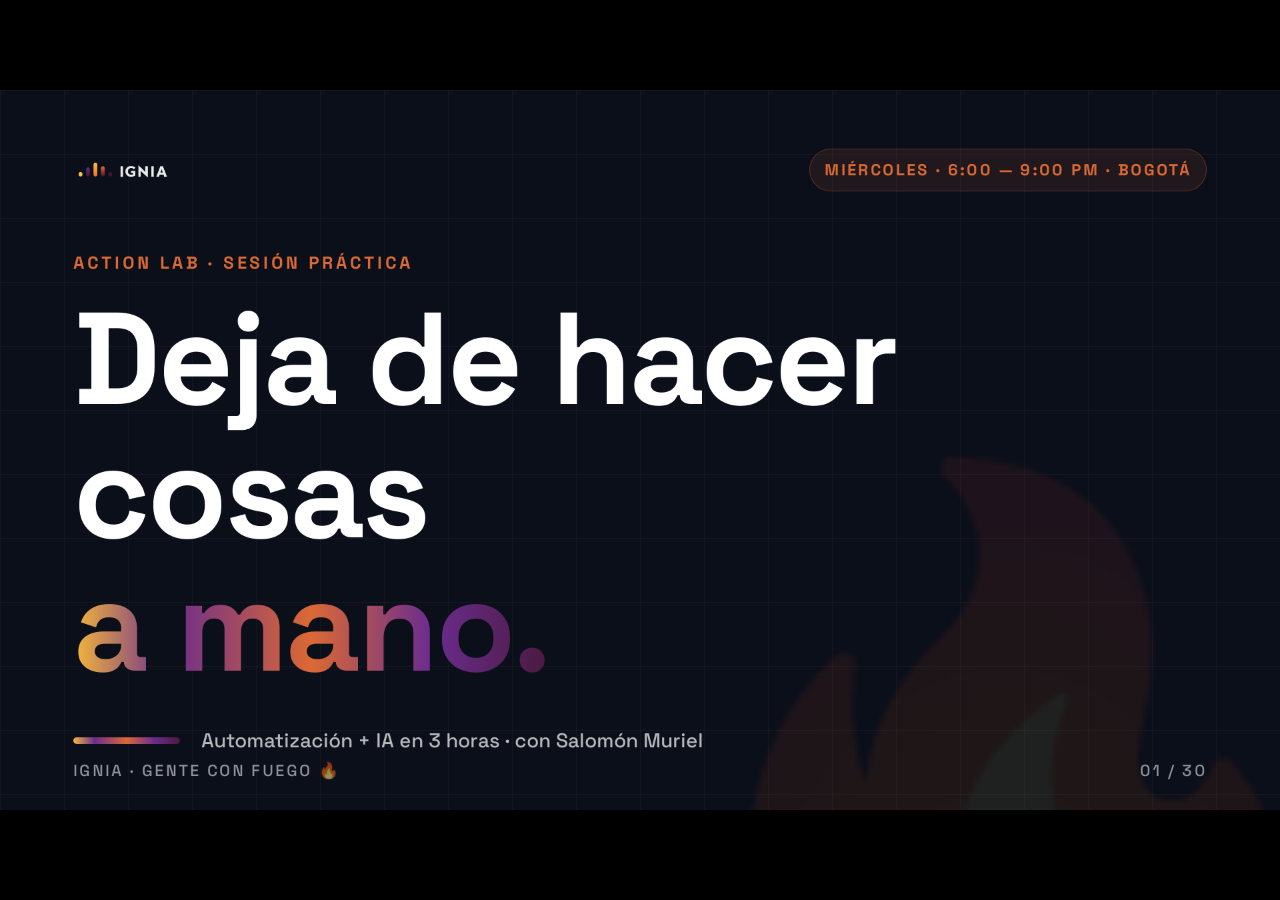
<file: index.html>
<!doctype html>
<html lang="es-CO">
<head>
<meta charset="utf-8" />
<title>Automatización + IA — Taller Ignia</title>
<link rel="stylesheet" href="tokens.css" />
<script src="deck-stage.js"></script>

<script type="application/json" id="speaker-notes">
[
  "[⏰ Marcador de tiempo: Minuto 0] Buenas noches, gente con fuego. Antes de arrancar, cierra Instagram, cierra WhatsApp web, respira. En las próximas tres horas vas a construir — con tus manos — un sistema de IA que va a trabajar por ti mientras duermes. No lo vas a VER. Lo vas a HACER. Yo soy Salomón, cofundador de Ignia, y hoy te voy a demostrar que tú — sí, tú, que dices que no eres técnico — puedes dejar de hacer cosas manuales que te roban la vida. Mira a la persona del lado. Salúdala. Porque al final los dos van a tener lo mismo: un conserje de IA funcionando.",
  "[⏰ Marcador de tiempo: Minuto 3] Te voy a decir exactamente qué te llevas. No teoría. No inspiración barata. Un sistema real: un formulario público donde tus clientes escriben, una IA que los lee y prioriza, una base de datos ordenada, y un disparador que envía correos solos cuando tú apruebas. Esto lo cobra una agencia por ocho millones. Hoy lo construyes tú, en tres horas, con herramientas gratis. Esa es la promesa. Si no te funciona al final, te devuelvo tu tiempo. En serio.",
  "[⏰ Marcador de tiempo: Minuto 6] Tres reglas innegociables. Una: abre AHORITA las cuatro cuentas — Notion, n8n, Fillout, OpenAI. Si falta alguna, copiloto a tu lado en dos minutos. Dos: mira al salón. Tres copilotos técnicos. Levántense copilotos, que los vean. Si te trabas, mano arriba. No sufras en silencio. Tres, la más importante: NO partas la pantalla. No intentes ver el slide y tu n8n al tiempo. Me miras a mí. Cuando yo haga alt-tab y diga 'ahora tú', cambias tú. Es como bailar: primero miras, después repites.",
  "[⏰ Marcador de tiempo: Minuto 9] Antes de tocar nada, teoría express. Cualquier app del mundo — Instagram, tu banco, Rappi, Netflix — tiene tres bloques. El frontend, que es lo que tú ves y tocas, los botones, las fotos. El backend, que decide qué pasa cuando haces clic — es invisible, vive en servidores lejos. Y la database, donde viven los datos: fotos, saldos, pedidos. Estos tres bloques están separados. Cada uno hace una cosa y solo una cosa. Grábate este dibujo, porque todo lo que sigue se explica con él.",
  "[⏰ Marcador de tiempo: Minuto 11] El problema: los tres bloques están aislados. El frontend no sabe hablar con la database directamente. Necesitan tubitos que los conecten. Esos tubitos tienen dos nombres técnicos que aterran: APIs y Webhooks. Pero relájate. Una API es simplemente 'oye bloque, pásame este dato' — uno pregunta, el otro contesta. Un Webhook es al revés: 'oye bloque, cuando pase algo, avísame' — como una notificación. Tubitos. Enchufes. Nada más. Todo lo que vas a construir hoy es conectar enchufes.",
  "[⏰ Marcador de tiempo: Minuto 13] Ejemplo número uno: Instagram. Cuando tú ves una foto en el feed, la foto NO está en tu celular. Repito: no está en tu celular. Tu celular es solo el frontend — un lector de fotos. La foto vive en los servidores de Meta, en la database. Por eso, cuando se te cae el internet, ya no ves nada. Porque el frontend se quedó solo. Cada scroll que tú haces, el frontend le pide a la database la siguiente foto por un tubito. Una API request. Eso es Instagram.",
  "[⏰ Marcador de tiempo: Minuto 15] Ejemplo dos, más fuerte: Nubank o Nequi. Tú abres la app y ves un saldo: un millón de pesos. Eso es el frontend. La database, en Brasil o en Colombia, tiene anotado tu saldo. Pero ahora quieres transferir. Tocas 'enviar'. Aquí aparece el backend: un guardia que revisa reglas ANTES de actualizar la database. ¿Tienes saldo? ¿El destinatario existe? ¿Superaste el límite diario? ¿Es un horario válido? Si alguna regla falla, no pasa nada. Si todas pasan, el backend le dice a la database: 'resta un millón aquí, súmalo allá'. Todo esto en menos de un segundo.",
  "[⏰ Marcador de tiempo: Minuto 18] Los tubitos en la vida real: WhatsApp. Cuando tú le pides a WhatsApp que busque un GIF de Shakira, WhatsApp le pregunta a GIPHY — por un tubito — 'pásame los GIFs de Shakira'. GIPHY responde. Eso es API. Ahora: tienes el celular bloqueado, guardado en el bolsillo. Te llega un mensaje. ¿Cómo aparece la notificación? El teléfono de tu amigo, cuando él mandó el mensaje, le avisó al servidor de WhatsApp. El servidor le avisó al tuyo. Eso es Webhook: el servidor te despertó. Tú no preguntaste. Él te avisó. Con estos dos tubitos — preguntar y avisar — se construye TODO el software del mundo.",
  "[⏰ Marcador de tiempo: Minuto 20] Arrancamos. Primera construcción. Mira el mapa: Fillout es el frontend — formulario público. La información viaja por un tubito a n8n, el backend que orquesta todo. Y n8n la guarda en Notion, la database. Es un tubo. Un tubo nada más. Los próximos cuarenta minutos vamos a armar ese tubo paso por paso. Si te trabas, mano arriba. No avances sin entender, porque todo lo siguiente se monta encima de este.",
  "[⏰ Marcador de tiempo: Minuto 22] Arrancamos por el frontend — Fillout. La cara pública del sistema. 🕹️ [ALT-TAB AL SOFTWARE LIVE]. Uno: Create a new form. Dos: arranca desde blank — hoy no usamos templates. Tres: tres campos, nada más. Nombre. Correo. Mensaje. Cuatro: Publish el form y copia el link público en un bloc de notas. Cinco: pestaña Integrations, busca Webhook, déjalo abierto — en el próximo paso te vas a devolver a pegarle una URL. Por ahora, el form ya existe y es público. Seguimos con el backend.",
  "[⏰ Marcador de tiempo: Minuto 30] Ahora el backend del sistema: n8n. 🕹️ [ALT-TAB AL SOFTWARE LIVE]. Uno: arriba a la derecha, Create Workflow. Dos: nómbralo 'Taller Ignia - Tracker'. Tres: en el canvas vacío, Add first step. Cuatro: busca WEBHOOK y selecciónalo. Cinco: método, cambia GET a POST. Seis: clic en EXECUTE WORKFLOW — se queda esperando, el tubito está vivo. Copia la Test URL. Siete, importante: alt-tab a Fillout, a la integración que dejaste abierta, pega la URL ahí, Save. Ocho: ahí mismo en Fillout, clic en TEST — te devuelve Status 200. Eso significa que n8n lo recibió. Ya Fillout y n8n hablan.",
  "[⏰ Marcador de tiempo: Minuto 38] Falta la database: Notion. Sin memoria no hay sistema. 🕹️ [ALT-TAB AL SOFTWARE LIVE]. Uno: en el sidebar izquierdo, botón '+ Add a page'. En el cuerpo escriban slash-database. Dos: escogen 'Database - Full page'. Título de la página: 'Tracker'. Tres: la primera columna dice 'Name' — renómbrenla a 'Nombre'. Cuatro: al lado, botón '+', nueva columna 'Correo' tipo Email. Cinco: otra, 'Mensaje' tipo Text. Seis: última, 'Status' tipo Status — la vamos a usar más adelante. Pulgar arriba cuando vean sus cuatro columnas. Si no, mano arriba y viene copiloto.",
  "[⏰ Marcador de tiempo: Minuto 43] Para que n8n pueda entrar a Notion, una llave. Notion, con razón, no deja entrar a cualquiera. 🕹️ [ALT-TAB AL SOFTWARE LIVE]. Uno: arriba a la izquierda, clic en tu foto de perfil. Dos: Settings. Tres: barra lateral, Connections. Cuatro: abajo de todo, 'Develop or manage connections' — se abre pestaña nueva. Cinco: botón azul NEW INTEGRATION. Nómbrala 'Taller Ignia'. Submit. Seis: copia el INTERNAL INTEGRATION SECRET — empieza por ntn_ o secret_ — y pégala en un bloc temporal. Esa es tu llave.",
  "[⏰ Marcador de tiempo: Minuto 48] Ojo con este paso. Es el que más falla. Tener la llave NO sirve si la puerta tiene seguro. Hay que pararse frente a la puerta de 'Tracker' y decirle: 'Taller Ignia, tú puedes entrar aquí'. 🕹️ [ALT-TAB AL SOFTWARE LIVE]. Uno: vuelve a 'Tracker' en Notion. Dos: arriba a la derecha, los tres puntitos. Tres: Connections → Connect to. Cuatro: busca 'Taller Ignia', clic, Confirm. Listo. Puerta abierta. Si algo no funciona en el siguiente paso, la mitad de las veces la solución está aquí.",
  "[⏰ Marcador de tiempo: Minuto 52] Volvemos a n8n a cerrar el tubo. 🕹️ [ALT-TAB AL SOFTWARE LIVE]. Uno: al lado del Webhook, botón con un más. Dos: busca 'Notion'. Tres: escoge 'Create a database page'. Cuatro: en el campo Credential, 'Create new credential'. Cinco: pega la llave del bloc de notas. Save. Seis: abajo, campo Database, busca 'Tracker'. Si aparece, aplaudimos. Si no aparece, te saltaste 'abrir la puerta' — no te afanes, nos devolvemos dos slides. Siete: mapea los campos. Name → Nombre. Email → Correo. Message → Mensaje.",
  "[⏰ Marcador de tiempo: Minuto 60] Alto. Manos fuera del teclado. Checkpoint. No avanzamos hasta que todos estén en la misma página — literalmente. Chequea tres cosas: uno, tu form de Fillout está PUBLICADO — con link vivo. Dos, en n8n clic en 'Execute Workflow' y el canvas dice 'Waiting for you to call Test URL'. Tres, tu nodo Notion tiene 'Tracker' cargado sin círculos rojos. Si es sí a las dos, levanta la mano. Copilotos, recorran. No arrancamos el siguiente paso hasta que este salón sea un mar de manos.",
  "[⏰ Marcador de tiempo: Minuto 68] Prepárate. Abre el link del formulario en otra pestaña, como si fueras tu propio cliente. Nombre. Correo. Mensaje cualquiera — 'hola, quiero información'. Submit. Sin hablar, devuélvete a n8n. Mira el Webhook. Mira el Notion. Ahora abre tu 'Tracker'. Miren, gente. ESO que acaba de aparecer ahí, sin que tú lo escribieras — eso es lo que hacen los sistemas automatizados. Y lo construiste tú. Aplauso.",
  "[⏰ Marcador de tiempo: Minuto 75] Parte difícil pasó. Ahora: inyectarle IA al sistema. La buena noticia — para n8n, la inteligencia artificial es otro nodo. Otra cajita. Gatillo y acción. Sin magia nueva. Lo único distinto es que en vez de 'guarda este dato' le decimos 'léelo, piénsalo, devuélveme un resumen'. Metemos OpenAI entre el Webhook y el Notion. La IA es la acción. Tú eres el director.",
  "[⏰ Marcador de tiempo: Minuto 80] Para hablar con la IA, otra llave — igual que Notion. Pero esta te la comparto yo, para que no gastes créditos tuyos esta noche. 🕹️ [ALT-TAB AL SOFTWARE LIVE]. En el chat del taller, documento fijado con una llave sk-. Cópiala. Uno: en n8n, al lado del Notion, clic en el más. Dos: busca OPENAI. Tres: acción 'Message a model'. Cuatro: Credential, 'Create new'. Cinco: pega la llave. Save. Seis: modelo, gpt-4o-mini — rápido y barato, perfecto para hoy. Siete: reordena: Webhook → OpenAI → Notion.",
  "[⏰ Marcador de tiempo: Minuto 86] El prompt. No intentes leerlo y repetirlo — cópialo del chat del taller, tal cual. Uno: en el nodo OpenAI busca el campo User Message. Dos: pega el texto completo. Tres, el truco: donde aparece la variable mensaje_cliente, bórrala y arrastra el campo mensaje que viene del Webhook. Cuatro: le pedimos tres cosas a la IA — un resumen en una línea, una prioridad alta media baja, y un borrador de respuesta en tono cercano. Cinco: abajo del nodo, en Options, agrega 'Output Format'. Type: JSON Object. Verbosity: Medium. Eso obliga al modelo a devolver JSON limpio, no texto suelto. Seis: conecta la salida del OpenAI al Notion. Mapea resumen y prioridad a sus columnas.",
  "[⏰ Marcador de tiempo: Minuto 90] Antes de conectar, la database necesita dónde escribir. 🕹️ [ALT-TAB A NOTION]. Uno: en tu Tracker, al lado de las columnas actuales, botón '+'. Agreguen tres columnas nuevas, una por una, todas tipo Text: resumen, prioridad, borrador. Dos: 🕹️ alt-tab a n8n, nodo Notion, refresca la lista de campos para que aparezcan. Tres: arrastra la salida del OpenAI — resumen al resumen, prioridad a prioridad, borrador al borrador. Miren el flujo abajo: Webhook → OpenAI → Notion. Tres cajitas, dos cuerditas, cero rojos. Copilotos, recorran. Lo que sigue es la demo más divertida de la noche.",
  "[⏰ Marcador de tiempo: Minuto 92] Última misión del bloque. Abre tu formulario en otra pestaña. Con toda la mala intención, escribe como si fueras tu peor cliente. Ese que escribe a las once de la noche con urgencia, mal ortografía, y tres preguntas mezcladas. Mándalo. Vuelve a Notion. Mira: la IA ya te resumió el enredo. Ya lo clasificó como prioridad alta. Ya te dejó un borrador listo para que solo le cambies una coma y le des enviar. Eso. ESO. Es el conserje. Y desde hoy, es tuyo. A comer.",
  "[⏰ Marcador de tiempo: Minuto 95] Veinte minutos de pausa. Comida allá. Pero te pido una cosa: mientras comes, piensa en UNA tarea de tu empresa — una sola — donde este conserje te cambiaría la vida. Cotizaciones. Candidatos. Pedidos. Reclamos. Y cuando vuelvas, te sientas con alguien que no conocías y se lo cuentas en dos minutos. No es networking por networking. Es gasolina para lo que sigue.",
  "[⏰ Marcador de tiempo: Minuto 115] Bienvenidos. Hasta ahora Notion ha sido solo database — solo guarda. Pero Notion también puede HABLAR. Y para este build, ni siquiera vamos a usar n8n. Notion sola dispara y manda el correo. Cada vez que tú, a mano, cambias el status de un lead a 'Aprobado', queremos que se dispare automáticamente un correo. 🕹️ [ALT-TAB A NOTION]. Uno: en tu Tracker, arriba a la derecha, icono de rayo — las Automations. Dos: New automation. Nómbrala 'Aprobado → correo'. Tres: el trigger, When Status set to Aprobado. Cuatro: Add action, Send email. Cinco: si es tu primera vez, te pide conectar tu cuenta de Gmail — acepta los permisos. El cuerpo del correo lo armamos en el siguiente slide.",
  "[⏰ Marcador de tiempo: Minuto 125] Ahora el cuerpo del correo, sin salirnos de Notion. Uno: campo To — arrastra la propiedad Correo de la página. Dos: Subject, escribe 'Tu solicitud fue aprobada'. Tres: en el Body, escribe 'Hola ' y arrastra la propiedad Nombre para personalizarlo. Cuatro: salta un renglón y arrastra la propiedad borrador — esa respuesta que la IA ya escribió cuando llegó el lead. Cinco: Save. Y arriba a la derecha de la automation, enciende el switch — de Off a On.",
  "[⏰ Marcador de tiempo: Minuto 135] Checkpoint final. Abre Notion, 'Tracker'. Elige un lead cualquiera. Cambia su status a Aprobado. Mira tu bandeja de correo. En menos de veinte segundos va a llegar — a tu propio correo — un mensaje que tú nunca escribiste. Lo escribió la IA en el build 2. Lo disparó y lo mandó Notion — via Gmail. Tú solo cambiaste un status. Sin n8n en el medio. Copilotos, confirmen que a todos les llegó. Si a alguien no, noventa por ciento de las veces es un permiso de Google sin aceptar.",
  "[⏰ Marcador de tiempo: Minuto 140] Veinticinco minutos de exploración libre. Con reglas. Abre n8n, pestaña Templates. Busca SOLO con una de estas tres frases: 'Shopify', 'Sheets' o 'Instagram'. Escoge un template que se parezca a algo que tú haces todos los lunes. Copilotos divididos en tres esquinas — cada esquina, una búsqueda. Si estás con Shopify, vas a la esquina Shopify. No intentes hacer algo gigantesco. Construye algo que te ahorre quince minutos de tu semana. No más. La ambición mata talleres.",
  "[⏰ Marcador de tiempo: Minuto 165] Manos fuera del teclado. Mira tu pantalla. Hace tres horas, muchos no sabían qué era un webhook. Hace tres horas, muchos jamás habían abierto n8n. Y ahora tienes — corriendo, en tu cuenta, tuyo para siempre — un formulario que recibe clientes, una IA que los clasifica y contesta, una base de datos que los organiza, y un disparador que envía correos solos. Esto es arquitectura de empresa. Literal. La misma que usa cualquier startup grande. La construiste tú. Aplauso largo, para ti, no para mí.",
  "[⏰ Marcador de tiempo: Minuto 170] Cerrar con algo que decimos mucho en Ignia. La IA es el camino, no la meta. Tu negocio no es hacer flujos de n8n. Tu negocio es vender más, atender mejor, vivir más liviano. Automatizar es comprarte de vuelta tu propio tiempo. No te enamores de la herramienta. Enamórate del problema. El día que n8n no te sirva, cámbialo. El día que OpenAI no te sirva, cámbialo. Pero la disciplina de preguntar 'esta tarea aburrida, ¿la puedo delegar?' — esa, no la sueltes nunca.",
  "[⏰ Marcador de tiempo: Minuto 175] Una última cosa. No me importa si replicas este taller entero. Lo que me importa es que esta semana escojas UNA tarea — una sola — que te robe una hora todas las semanas. Y la automatices de verdad. No tres. No diez. Una. Y la subes a Plataforma, a Micro-Retos. Lo que sea: una foto del flujo funcionando, el link del template de Notion, o el JSON exportado de n8n. Cualquiera de las tres sirve. Gracias por confiarnos la noche. Con fuego."
]
</script>

<style>
  :root{ --paper:#fafaf8; --line:#e4e1d9; --muted-ink:#6b6d74; }
  html,body{margin:0;background:#000;}
  deck-stage{background:#000;}
  deck-stage section{ font-family:var(--font-sans); color:var(--foreground); background:var(--paper); overflow:hidden; }
  .eyebrow-lg{ font-family:var(--font-display); font-weight:700; text-transform:uppercase; letter-spacing:.18em; font-size:26px; color:var(--brand-orange); }
  h1.slide-title, h2.slide-title{ font-family:var(--font-display); font-weight:700; letter-spacing:-0.02em; line-height:1.02; margin:0; }
  .k-xl{ font-size:120px; } .k-lg{ font-size:96px; } .k-md{ font-size:72px; } .k-sm{ font-size:56px; }
  .pad{ position:absolute; inset:0; padding:88px 110px 80px; box-sizing:border-box; display:flex; flex-direction:column; }
  .flame-bar{ height:10px; width:160px; border-radius:999px; background:var(--flame-gradient); }
  .flame-rule{ height:4px; width:100%; border-radius:999px; background:var(--flame-gradient); }
  .footer-chrome{ position:absolute; left:110px; right:110px; bottom:40px; display:flex; align-items:center; justify-content:space-between; font-family:var(--font-display); font-weight:500; letter-spacing:.14em; text-transform:uppercase; font-size:24px; color:var(--muted-ink); }
  .on-dark .footer-chrome{ color:rgba(255,255,255,.55); }
  .step{ display:flex; align-items:flex-start; gap:28px; padding:20px 0; border-top:1px solid var(--line); }
  .step:first-child{ border-top:none; }
  .step-num{ font-family:var(--font-display); font-weight:700; font-size:40px; color:var(--brand-orange); width:84px; flex:none; letter-spacing:-0.02em; line-height:1; }
  .step-text{ font-family:var(--font-sans); font-size:30px; line-height:1.25; color:#151821; flex:1; }
  .step-text kbd{ font-family:var(--font-mono); font-size:.88em; background:#0b0f1a; color:#fff; padding:4px 10px; border-radius:6px; margin:0 2px; font-weight:500; }
  .step-text em{ font-style:normal; color:var(--brand-orange); font-weight:600; }
  .pill{ display:inline-flex; align-items:center; gap:14px; padding:14px 28px; border-radius:9999px; font-family:var(--font-display); font-weight:600; font-size:26px; background:#fff; color:#0b0f1a; border:1px solid var(--line); }
  .pill .dot{ width:10px; height:10px; background:var(--brand-orange); border-radius:99px; }
  .pill-dark{ background:rgba(255,255,255,.08); color:#fff; border-color:rgba(255,255,255,.18); }
  .alt-tab-chip{ display:inline-flex; align-items:center; gap:14px; padding:16px 26px; border-radius:9999px; background:#0b0f1a; color:#fff; font-family:var(--font-display); font-weight:600; font-size:26px; letter-spacing:.02em; }
  .alt-tab-chip .kb{ font-family:var(--font-mono); font-weight:500; background:rgba(255,255,255,.12); padding:6px 12px; border-radius:8px; font-size:24px; }
  .alt-tab-chip .flame{ color:var(--brand-orange); font-size:28px; }
  .time-chip{ display:inline-flex; align-items:center; gap:14px; padding:12px 22px; border-radius:9999px; background:rgba(219,105,52,.1); border:1px solid rgba(219,105,52,.35); color:var(--brand-orange); font-family:var(--font-display); font-weight:700; font-size:24px; letter-spacing:.14em; text-transform:uppercase; }
  .flow-card{ background:#fff; border:1px solid var(--line); border-radius:24px; padding:32px 30px; display:flex; flex-direction:column; gap:12px; box-shadow:0 10px 15px -3px rgba(0,0,0,.07); min-width:0; }
  .flow-card .role{ font-family:var(--font-display); font-weight:700; text-transform:uppercase; letter-spacing:.14em; font-size:24px; color:var(--muted-ink); }
  .flow-card .name{ font-family:var(--font-display); font-weight:700; font-size:42px; letter-spacing:-0.015em; line-height:1; }
  .flow-card .desc{ font-size:24px; line-height:1.4; color:#3b3d45; }
  .flow-card.accent{ background:#0b0f1a; color:#fff; border-color:#0b0f1a; }
  .flow-card.accent .role{ color:rgba(255,255,255,.55); }
  .flow-card.accent .desc{ color:rgba(255,255,255,.75); }
  .flow-card.fire{ background:rgba(219,105,52,.1); border-color:rgba(219,105,52,.4); }
  .flow-card.fire .role{ color:var(--brand-orange); }
  .flow-arrow{ align-self:center; color:var(--brand-orange); font-size:52px; font-family:var(--font-display); font-weight:400; line-height:1; }
  .on-dark{ background:#0b0f1a !important; color:#fff; }
  .on-dark .slide-title{ color:#fff; }
  .on-dark .step-text{ color:rgba(255,255,255,.9); }
  .on-dark .step{ border-top-color:rgba(255,255,255,.1); }
  .on-dark .pill{ background:rgba(255,255,255,.06); color:#fff; border-color:rgba(255,255,255,.18); }
  .on-dark .flow-card{ background:rgba(255,255,255,.06); color:#fff; border-color:rgba(255,255,255,.14); }
  .on-dark .flow-card .name{ color:#fff; }
  .on-dark .flow-card .desc{ color:rgba(255,255,255,.7); }
  .codeblock{ font-family:var(--font-mono); background:#0b0f1a; color:#f5f5f4; border-radius:18px; padding:32px 36px; font-size:26px; line-height:1.6; white-space:pre-wrap; border:1px solid rgba(255,255,255,.08); }
  .codeblock .cm{ color:#8b90a0; } .codeblock .kw{ color:#f5b73c; } .codeblock .str{ color:#e88654; } .codeblock .var{ color:#db6934; font-weight:600; }
  .brand-lockup{ display:flex; align-items:center; gap:14px; }
  .brand-lockup img{ height:40px; display:block; }
  .checkpoint-banner{ display:inline-flex; align-items:center; gap:16px; background:#0b0f1a; color:#fff; padding:16px 28px; border-radius:9999px; font-family:var(--font-display); font-weight:700; text-transform:uppercase; letter-spacing:.2em; font-size:24px; }
  .checkpoint-banner .bar{ width:30px; height:4px; background:var(--brand-orange); border-radius:99px; }
  .flex-center{ display:flex; align-items:center; justify-content:center; flex-direction:column; text-align:center; }
  .steps-2{ display:grid; grid-template-columns:1fr 1fr; column-gap:80px; }
  .steps-column .step{ padding:22px 0; gap:32px; }
  .steps-column .step-num{ font-size:44px; width:96px; }
  .steps-column .step-text{ font-size:34px; }
  .note{ font-size:24px; color:var(--muted-ink); line-height:1.45; }
  .flame-watermark{ position:absolute; pointer-events:none; font-family:var(--font-display); font-weight:800; color:rgba(219,105,52,.08); font-size:920px; line-height:.8; letter-spacing:-0.06em; user-select:none; }
  .title-grid{ position:absolute; inset:0; background-image: linear-gradient(rgba(255,255,255,.04) 1px, transparent 1px), linear-gradient(90deg, rgba(255,255,255,.04) 1px, transparent 1px); background-size: 96px 96px; pointer-events:none; }
  .huge-quote{ font-family:var(--font-display); font-weight:700; font-size:140px; line-height:1; letter-spacing:-0.03em; color:#fff; max-width:1400px; }
  .huge-quote .flame-word{ background:var(--flame-gradient); -webkit-background-clip:text; background-clip:text; color:transparent; }
  .break-big{ font-family:var(--font-display); font-weight:700; font-size:520px; line-height:.85; letter-spacing:-0.04em; color:#fff; }
  .sandbox-grid{ display:grid; grid-template-columns:repeat(3,1fr); gap:28px; }
  .sb-card{ background:#fff; border:1px solid var(--line); border-radius:22px; padding:32px; display:flex; flex-direction:column; gap:10px; }
  .sb-card .q{ font-family:var(--font-mono); font-size:26px; color:var(--brand-orange); font-weight:500; }
  .sb-card .n{ font-family:var(--font-display); font-weight:700; font-size:36px; letter-spacing:-0.015em; line-height:1.05; }
  .sb-card .d{ font-size:24px; line-height:1.4; color:#3b3d45; }
  .done-item{ display:flex; align-items:center; gap:22px; padding:16px 0; border-bottom:1px solid rgba(255,255,255,.1); font-family:var(--font-display); font-weight:600; font-size:36px; letter-spacing:-0.01em; color:#fff; }
  .done-item .mark{ width:44px; height:44px; border-radius:99px; background:var(--brand-orange); color:#fff; display:grid; place-items:center; flex:none; }
  .done-item .mark svg{ width:24px; height:24px; }
  /* diagram block for architecture slides */
  .arch-block{ display:flex; flex-direction:column; gap:14px; padding:40px 34px; border-radius:24px; background:#fff; border:1px solid var(--line); box-shadow:0 10px 15px -3px rgba(0,0,0,.07); min-width:0; }
  .arch-block .ab-role{ font-family:var(--font-display); font-weight:700; font-size:24px; letter-spacing:.14em; text-transform:uppercase; color:var(--muted-ink); }
  .arch-block .ab-title{ font-family:var(--font-display); font-weight:700; font-size:56px; letter-spacing:-0.02em; line-height:1; }
  .arch-block .ab-desc{ font-size:26px; line-height:1.35; color:#3b3d45; }
  .arch-block.fire{ background:rgba(219,105,52,.08); border-color:rgba(219,105,52,.35); }
  .arch-block.fire .ab-role{ color:var(--brand-orange); }
  .arch-block.dark{ background:#0b0f1a; color:#fff; border-color:#0b0f1a; }
  .arch-block.dark .ab-role{ color:rgba(255,255,255,.55); }
  .arch-block.dark .ab-desc{ color:rgba(255,255,255,.72); }
  .tube{ position:relative; display:flex; align-items:center; justify-content:center; min-width:80px; }
  .tube-label{ font-family:var(--font-mono); font-size:18px; color:var(--brand-orange); background:#fff; border:1px solid rgba(219,105,52,.35); border-radius:999px; padding:4px 10px; white-space:nowrap; position:absolute; top:-22px; left:50%; transform:translateX(-50%); }
  .tube-line{ height:4px; width:100%; background:linear-gradient(90deg, rgba(219,105,52,.3), rgba(219,105,52,.9), rgba(219,105,52,.3)); border-radius:999px; }
  .tube-line.vertical{ height:100%; width:4px; background:linear-gradient(180deg, rgba(219,105,52,.3), rgba(219,105,52,.9), rgba(219,105,52,.3)); }
  .tube-arrow{ color:var(--brand-orange); font-size:40px; line-height:1; font-family:var(--font-display); }
</style>
</head>

<body>
<deck-stage width="1920" height="1080">

<!-- 1 PORTADA -->
<section data-label="01 Portada" class="on-dark">
  <div class="title-grid"></div>
  <div class="flame-watermark" style="bottom:-340px; right:-120px;">🔥</div>
  <div class="pad">
    <div style="display:flex; justify-content:space-between; align-items:center;">
      <div class="brand-lockup"><img src="assets/logo-dark.png" alt="Ignia"/></div>
      <div class="time-chip">Miércoles · 6:00 — 9:00 PM · Bogotá</div>
    </div>
    <div style="margin-top:auto;">
      <div class="eyebrow-lg">Action Lab · Sesión práctica</div>
      <h1 class="slide-title" style="font-size:196px; margin-top:24px; color:#fff;">Deja de hacer<br/>cosas<br/><span style="background:var(--flame-gradient); -webkit-background-clip:text; background-clip:text; color:transparent;">a mano.</span></h1>
      <div style="display:flex; align-items:center; gap:32px; margin-top:48px;">
        <div class="flame-bar"></div>
        <div style="font-family:var(--font-display); font-weight:500; font-size:30px; color:rgba(255,255,255,.7);">Automatización + IA en 3 horas · con Salomón Muriel</div>
      </div>
    </div>
  </div>
  <div class="footer-chrome"><span>Ignia · Gente con fuego 🔥</span><span>01 / 30</span></div>
</section>

<!-- 2 PROMESA -->
<section data-label="02 La promesa">
  <div class="pad">
    <div class="eyebrow-lg">La promesa</div>
    <h2 class="slide-title k-lg" style="margin-top:24px; max-width:1500px;">Sales con un sistema<br/><span class="text-gradient-fire">funcionando</span>. De verdad.</h2>
    <div style="margin-top:70px; display:grid; grid-template-columns:repeat(5,1fr); gap:20px;">
      <div class="flow-card"><div class="role">Frontend</div><div class="name">Form</div><div class="desc">Un formulario público donde tus clientes escriben.</div></div>
      <div class="flow-card fire"><div class="role">Backend</div><div class="name">n8n</div><div class="desc">Conecta todo. Gatillo + acción.</div></div>
      <div class="flow-card"><div class="role">IA</div><div class="name">OpenAI</div><div class="desc">Resume, prioriza, arma el borrador de respuesta.</div></div>
      <div class="flow-card"><div class="role">Database</div><div class="name">Notion</div><div class="desc">Todo ordenado. Nunca más un lead perdido en DMs.</div></div>
      <div class="flow-card accent"><div class="role">Gatillo</div><div class="name">Auto-envío</div><div class="desc">Cambias un estado → se manda el correo solo.</div></div>
    </div>
    <div style="margin-top:auto; display:flex; align-items:center; gap:24px;">
      <div class="time-chip">3 horas · 5 herramientas · 0 código</div>
      <div class="note">Todo lo construyes <b>tú</b>. Si no te funciona al final, te devuelvo el tiempo.</div>
    </div>
  </div>
  <div class="footer-chrome"><span class="brand-lockup"><img src="assets/logo-full.png" alt=""/></span><span>02 / 30</span></div>
</section>

<!-- 3 ABRE TUS CUENTAS -->
<section data-label="03 Abre tus cuentas">
  <div class="pad">
    <div class="eyebrow-lg">Antes de arrancar</div>
    <h2 class="slide-title k-lg" style="margin-top:20px;">Abre tus cuentas <span style="color:var(--brand-orange);">ya</span>.</h2>
    <div class="note" style="margin-top:12px; font-size:26px;">Escanea el QR con tu celular. Si ya tienes cuenta, solo loguéate.</div>
    <div style="display:grid; grid-template-columns:repeat(3,1fr); gap:32px; margin-top:40px;">
      <div style="background:#fff; border:1px solid var(--line); border-radius:22px; padding:28px; display:flex; flex-direction:column; align-items:center; gap:16px; box-shadow:0 10px 15px -3px rgba(0,0,0,.07);">
        <div style="background:#fff; padding:10px; border-radius:14px; border:1px solid var(--line);"><img src="assets/qr-fillout.svg" alt="fillout.com" style="width:300px; height:300px; display:block;"/></div>
        <div style="font-family:var(--font-display); font-weight:700; font-size:40px; letter-spacing:-0.015em;">Fillout</div>
        <div style="font-family:var(--font-mono); font-size:22px; color:var(--brand-orange);">fillout.com</div>
        <div class="note" style="text-align:center; font-size:20px;">Frontend · formulario público</div>
      </div>
      <div style="background:#fff; border:1px solid var(--line); border-radius:22px; padding:28px; display:flex; flex-direction:column; align-items:center; gap:16px; box-shadow:0 10px 15px -3px rgba(0,0,0,.07);">
        <div style="background:#fff; padding:10px; border-radius:14px; border:1px solid var(--line);"><img src="assets/qr-n8n.svg" alt="automation.ignia.lat" style="width:300px; height:300px; display:block;"/></div>
        <div style="font-family:var(--font-display); font-weight:700; font-size:40px; letter-spacing:-0.015em;">n8n · Ignia</div>
        <div style="font-family:var(--font-mono); font-size:22px; color:var(--brand-orange);">automation.ignia.lat</div>
        <div class="note" style="text-align:center; font-size:20px;">Backend · conecta todo</div>
      </div>
      <div style="background:#fff; border:1px solid var(--line); border-radius:22px; padding:28px; display:flex; flex-direction:column; align-items:center; gap:16px; box-shadow:0 10px 15px -3px rgba(0,0,0,.07);">
        <div style="background:#fff; padding:10px; border-radius:14px; border:1px solid var(--line);"><img src="assets/qr-notion.svg" alt="notion.com" style="width:300px; height:300px; display:block;"/></div>
        <div style="font-family:var(--font-display); font-weight:700; font-size:40px; letter-spacing:-0.015em;">Notion</div>
        <div style="font-family:var(--font-mono); font-size:22px; color:var(--brand-orange);">notion.com</div>
        <div class="note" style="text-align:center; font-size:20px;">Database · base de datos</div>
      </div>
    </div>
    <div style="margin-top:auto; display:flex; align-items:center; gap:24px; flex-wrap:wrap;">
      <span class="alt-tab-chip"><span class="flame">🕹️</span> El método Alt-Tab <span class="kb">⌘ Tab</span> <span class="kb">Alt Tab</span></span>
      <div class="note">Si alguna no carga, <b style="color:var(--brand-orange);">mano arriba</b> — copiloto a tu lado.</div>
    </div>
  </div>
  <div class="footer-chrome"><span class="brand-lockup"><img src="assets/logo-full.png" alt=""/></span><span>03 / 30</span></div>
</section>

<!-- 4 ANATOMÍA · 3 BLOQUES -->
<section data-label="04 Anatomía de un sistema">
  <div class="pad">
    <div class="eyebrow-lg">Lección relámpago · 1 de 5</div>
    <h2 class="slide-title k-lg" style="margin-top:24px; max-width:1600px;">Toda app tiene <span class="text-gradient-fire">3 bloques</span>.</h2>
    <div style="margin-top:auto; margin-bottom:80px; display:grid; grid-template-columns:1fr 1fr 1fr; gap:40px;">
      <div class="arch-block"><div class="ab-role">01</div><div class="ab-title">Frontend</div><div class="ab-desc">Lo que tú ves y tocas. La pantalla, los botones, las fotos.</div></div>
      <div class="arch-block fire"><div class="ab-role">02</div><div class="ab-title">Backend</div><div class="ab-desc">Invisible. Decide qué pasa cuando haces clic. Vive en servidores lejos.</div></div>
      <div class="arch-block dark"><div class="ab-role">03</div><div class="ab-title">Database</div><div class="ab-desc">Donde viven los datos. Saldos, pedidos, fotos, mensajes.</div></div>
    </div>
  </div>
  <div class="footer-chrome"><span class="brand-lockup"><img src="assets/logo-full.png" alt=""/></span><span>04 / 30</span></div>
</section>

<!-- 5 CONECTORES / APIs Webhooks -->
<section data-label="05 Los conectores">
  <div class="pad">
    <div class="eyebrow-lg">Lección relámpago · 2 de 5</div>
    <h2 class="slide-title k-lg" style="margin-top:24px; max-width:1600px;">Tubitos que los <span class="text-gradient-fire">conectan</span>.</h2>
    <div style="margin-top:80px; display:grid; grid-template-columns:1fr 100px 1fr 100px 1fr; gap:0; align-items:stretch;">
      <div class="arch-block"><div class="ab-role">01</div><div class="ab-title">Frontend</div></div>
      <div class="tube"><div class="tube-label">API / Webhook</div><div class="tube-line"></div></div>
      <div class="arch-block fire"><div class="ab-role">02</div><div class="ab-title">Backend</div></div>
      <div class="tube"><div class="tube-label">API / Webhook</div><div class="tube-line"></div></div>
      <div class="arch-block dark"><div class="ab-role">03</div><div class="ab-title">Database</div></div>
    </div>
    <div style="margin-top:56px; display:grid; grid-template-columns:1fr 1fr; gap:56px;">
      <div><div style="font-family:var(--font-display); font-weight:700; font-size:40px; letter-spacing:-0.015em; color:#0b0f1a;">API — "pregunto, me contestas"</div><div style="font-size:26px; color:#3b3d45; line-height:1.4; margin-top:8px;">Uno pide un dato, el otro responde. Como un mesero que trae lo que pediste.</div></div>
      <div><div style="font-family:var(--font-display); font-weight:700; font-size:40px; letter-spacing:-0.015em; color:#0b0f1a;">Webhook — "cuando pase algo, me avisas"</div><div style="font-size:26px; color:#3b3d45; line-height:1.4; margin-top:8px;">Uno se queda esperando. El otro le avisa. Como una notificación.</div></div>
    </div>
    <div style="margin-top:auto;"><div class="flame-rule" style="width:220px;"></div></div>
  </div>
  <div class="footer-chrome"><span class="brand-lockup"><img src="assets/logo-full.png" alt=""/></span><span>05 / 30</span></div>
</section>

<!-- 6 INSTAGRAM -->
<section data-label="06 Instagram · ejemplo">
  <div class="pad">
    <div class="eyebrow-lg">Ejemplo · Instagram</div>
    <h2 class="slide-title k-md" style="margin-top:16px; max-width:1600px;">La foto <span class="text-gradient-fire">no está</span> en tu celular.</h2>
    <div style="margin-top:60px; display:grid; grid-template-columns: 1fr 120px 1fr; gap:0; align-items:stretch;">
      <div class="arch-block">
        <div class="ab-role">Frontend</div>
        <div class="ab-title">Tu celular</div>
        <div class="ab-desc">El feed, los likes, los comentarios, los stories. Solo los <em style="font-style:normal; color:var(--brand-orange);">muestra</em>.</div>
        <div style="margin-top:14px; font-family:var(--font-mono); font-size:20px; color:var(--muted-ink);">📱 App de Instagram</div>
      </div>
      <div class="tube"><div class="tube-label">API</div><div class="tube-line"></div></div>
      <div class="arch-block dark">
        <div class="ab-role">Database</div>
        <div class="ab-title">Servidores de Meta</div>
        <div class="ab-desc">Donde viven todas las fotos, videos y mensajes del mundo. Miles de discos duros en EE.UU.</div>
        <div style="margin-top:14px; font-family:var(--font-mono); font-size:20px; color:rgba(255,255,255,.6);">🏢 meta.com/datacenters</div>
      </div>
    </div>
    <div style="margin-top:48px; background:rgba(219,105,52,.08); border:1px solid rgba(219,105,52,.3); border-radius:18px; padding:28px 32px;">
      <div style="font-family:var(--font-display); font-weight:700; font-size:32px; letter-spacing:-0.01em; color:#0b0f1a;">Prueba simple:</div>
      <div style="font-size:26px; color:#3b3d45; line-height:1.4; margin-top:6px;">Desactiva tu internet y abre Instagram. El feed se queda mudo — el frontend se quedó sin database.</div>
    </div>
    <div style="margin-top:auto;"><div class="flame-rule" style="width:180px;"></div></div>
  </div>
  <div class="footer-chrome"><span class="brand-lockup"><img src="assets/logo-full.png" alt=""/></span><span>06 / 30</span></div>
</section>

<!-- 7 NUBANK -->
<section data-label="07 Nubank · ejemplo">
  <div class="pad">
    <div class="eyebrow-lg">Ejemplo · Nubank / Nequi</div>
    <h2 class="slide-title k-md" style="margin-top:16px; max-width:1600px;">El <span class="text-gradient-fire">guardia</span> revisa antes de mover plata.</h2>
    <div style="margin-top:50px; display:grid; grid-template-columns: 1fr 80px 1.15fr 80px 1fr; gap:0; align-items:stretch;">
      <div class="arch-block">
        <div class="ab-role">Frontend</div>
        <div class="ab-title">App</div>
        <div class="ab-desc">Ves tu saldo. Tocas "enviar".</div>
      </div>
      <div class="tube"><div class="tube-label">API</div><div class="tube-line"></div></div>
      <div class="arch-block fire">
        <div class="ab-role">Backend · Guardia</div>
        <div class="ab-title">Reglas</div>
        <div class="ab-desc" style="color:#3b3d45;">¿Tienes saldo? ¿El destinatario existe? ¿Superaste el límite diario? ¿Es hora permitida? <em style="font-style:normal; color:var(--brand-orange); font-weight:600;">Todo tiene que decir sí</em>.</div>
      </div>
      <div class="tube"><div class="tube-label">API</div><div class="tube-line"></div></div>
      <div class="arch-block dark">
        <div class="ab-role">Database</div>
        <div class="ab-title">Registro</div>
        <div class="ab-desc">Resta aquí. Suma allá. Todo se anota.</div>
      </div>
    </div>
    <div style="margin-top:60px; font-family:var(--font-display); font-weight:600; font-size:32px; color:#0b0f1a; letter-spacing:-0.01em; max-width:1500px; line-height:1.3;">
      Sin el backend, cualquiera transferiría plata que no tiene. <em style="font-style:normal; color:var(--brand-orange);">El backend es el que protege las reglas.</em>
    </div>
    <div style="margin-top:auto;"><div class="flame-rule" style="width:180px;"></div></div>
  </div>
  <div class="footer-chrome"><span class="brand-lockup"><img src="assets/logo-full.png" alt=""/></span><span>07 / 30</span></div>
</section>

<!-- 8 WHATSAPP -->
<section data-label="08 WhatsApp · los tubitos">
  <div class="pad">
    <div class="eyebrow-lg">Ejemplo · WhatsApp</div>
    <h2 class="slide-title k-md" style="margin-top:16px; max-width:1600px;">Los tubitos en vivo: <span class="text-gradient-fire">preguntar</span> y <span class="text-gradient-fire">avisar</span>.</h2>

    <div style="margin-top:50px; display:grid; grid-template-columns:1fr 1fr; gap:40px;">
      <!-- API caso -->
      <div style="background:#fff; border:1px solid var(--line); border-radius:22px; padding:32px; display:flex; flex-direction:column; gap:16px;">
        <div class="eyebrow-lg" style="font-size:22px;">Caso API — pregunto</div>
        <div style="font-family:var(--font-display); font-weight:700; font-size:38px; letter-spacing:-0.015em; line-height:1.1;">Buscar un GIF de Shakira</div>
        <div style="display:grid; grid-template-columns:1fr 60px 1fr; align-items:center; gap:0; margin-top:8px;">
          <div style="background:#0b0f1a; color:#fff; padding:16px 18px; border-radius:14px; font-family:var(--font-display); font-weight:600; font-size:24px;">WhatsApp</div>
          <div class="tube"><div class="tube-line"></div><div style="position:absolute; top:-24px; font-family:var(--font-mono); font-size:18px; color:var(--brand-orange);">API</div></div>
          <div style="background:#fff; border:1px solid var(--line); padding:16px 18px; border-radius:14px; font-family:var(--font-display); font-weight:600; font-size:24px;">GIPHY</div>
        </div>
        <div style="font-size:24px; color:#3b3d45; line-height:1.4;">WhatsApp <em style="font-style:normal; color:var(--brand-orange); font-weight:600;">pregunta</em> a GIPHY por los GIFs. GIPHY responde. Tú ves los GIFs.</div>
      </div>
      <!-- Webhook caso -->
      <div style="background:#fff; border:1px solid var(--line); border-radius:22px; padding:32px; display:flex; flex-direction:column; gap:16px;">
        <div class="eyebrow-lg" style="font-size:22px;">Caso Webhook — me avisan</div>
        <div style="font-family:var(--font-display); font-weight:700; font-size:38px; letter-spacing:-0.015em; line-height:1.1;">Notificación con celular bloqueado</div>
        <div style="display:grid; grid-template-columns:1fr 60px 1fr; align-items:center; gap:0; margin-top:8px;">
          <div style="background:#fff; border:1px solid var(--line); padding:16px 18px; border-radius:14px; font-family:var(--font-display); font-weight:600; font-size:24px;">Cel amigo</div>
          <div class="tube"><div class="tube-line"></div><div style="position:absolute; top:-24px; font-family:var(--font-mono); font-size:18px; color:var(--brand-orange);">Webhook</div></div>
          <div style="background:#0b0f1a; color:#fff; padding:16px 18px; border-radius:14px; font-family:var(--font-display); font-weight:600; font-size:24px;">Tu celular</div>
        </div>
        <div style="font-size:24px; color:#3b3d45; line-height:1.4;">Tú no preguntas nada. El otro <em style="font-style:normal; color:var(--brand-orange); font-weight:600;">te avisa</em>. Tu celular suena.</div>
      </div>
    </div>

    <div style="margin-top:auto;"><div style="font-family:var(--font-display); font-weight:600; font-size:32px; color:#0b0f1a; letter-spacing:-0.01em;">Con estos dos tubitos se construye <em style="font-style:normal; color:var(--brand-orange);">todo</em> el software del mundo.</div></div>
  </div>
  <div class="footer-chrome"><span class="brand-lockup"><img src="assets/logo-full.png" alt=""/></span><span>08 / 30</span></div>
</section>

<!-- 9 MAPA DE HOY -->
<section data-label="09 El mapa de hoy" class="on-dark">
  <div class="pad">
    <div style="display:flex; justify-content:space-between; align-items:center;">
      <div class="eyebrow-lg">Construcción guiada · 1 de 3</div>
      <div class="time-chip">⏰ Min 20 — 68</div>
    </div>
    <h2 class="slide-title k-lg" style="margin-top:24px; color:#fff;">El <span class="text-gradient-fire">mapa</span> de hoy.</h2>
    <div style="margin-top:auto; margin-bottom:80px; display:grid; grid-template-columns: 1fr 100px 1fr 100px 1fr; gap:0; align-items:stretch;">
      <div class="arch-block" style="background:#fff; color:#0b0f1a;">
        <div class="ab-role">Frontend</div>
        <div class="ab-title">Fillout</div>
        <div class="ab-desc">Formulario público. Tu cliente escribe aquí.</div>
      </div>
      <div class="tube"><div class="tube-label">Webhook</div><div class="tube-line"></div></div>
      <div class="arch-block" style="background:rgba(219,105,52,.15); border-color:rgba(219,105,52,.4); color:#fff;">
        <div class="ab-role" style="color:var(--brand-orange);">Backend</div>
        <div class="ab-title" style="color:#fff;">n8n</div>
        <div class="ab-desc" style="color:rgba(255,255,255,.75);">Recibe, enruta, guarda.</div>
      </div>
      <div class="tube"><div class="tube-label">API</div><div class="tube-line"></div></div>
      <div class="arch-block" style="background:#fff; color:#0b0f1a;">
        <div class="ab-role">Database</div>
        <div class="ab-title">Notion</div>
        <div class="ab-desc">Base de datos "Tracker".</div>
      </div>
    </div>
  </div>
  <div class="footer-chrome"><span>Build 1 · El tubo principal</span><span>09 / 30</span></div>
</section>

<!-- 10 FILLOUT -->
<section data-label="10 Fillout · El formulario">
  <div class="pad">
    <div style="display:flex; justify-content:space-between; align-items:flex-start;">
      <div><div class="eyebrow-lg">Paso 1 · El formulario</div><h2 class="slide-title k-md" style="margin-top:14px;">Arma tu form en <span class="text-gradient-fire">Fillout</span>.</h2></div>
      <div class="alt-tab-chip"><span class="flame">🕹️</span> ALT-TAB a Fillout</div>
    </div>
    <div class="steps-column" style="margin-top:48px;">
      <div class="step"><div class="step-num">01</div><div class="step-text"><kbd>Create a new form</kbd> → desde <em>blank</em>.</div></div>
      <div class="step"><div class="step-num">02</div><div class="step-text">3 campos: <em>Nombre, Correo, Mensaje</em>.</div></div>
      <div class="step"><div class="step-num">03</div><div class="step-text"><em>Publish</em> el form.</div></div>
      <div class="step"><div class="step-num">04</div><div class="step-text">Pestaña <kbd>Integrations</kbd> → busca <em>Webhook</em>.</div></div>
      <div class="step"><div class="step-num">05</div><div class="step-text">Déjalo <em>abierto</em>. Volveremos a pegar la URL.</div></div>
      <div class="step"><div class="step-num">06</div><div class="step-text">Copia el link público del form en un bloc.</div></div>
    </div>
    <div style="margin-top:auto;"><div class="note">Menos es más. Hoy solo 3 campos. La URL de n8n la pegamos en el paso 2.</div></div>
  </div>
  <div class="footer-chrome"><span class="brand-lockup"><img src="assets/logo-full.png" alt=""/></span><span>10 / 30</span></div>
</section>

<!-- 11 N8N WEBHOOK -->
<section data-label="11 n8n · El tubito de entrada">
  <div class="pad">
    <div style="display:flex; justify-content:space-between; align-items:flex-start;">
      <div><div class="eyebrow-lg">Paso 2 · El backend · tubito de entrada</div><h2 class="slide-title k-md" style="margin-top:14px;">Monta tu <span class="text-gradient-fire">Webhook</span> en n8n.</h2></div>
      <div class="alt-tab-chip"><span class="flame">🕹️</span> ALT-TAB a n8n</div>
    </div>
    <div class="steps-column" style="margin-top:48px;">
      <div class="step"><div class="step-num">01</div><div class="step-text"><kbd>Create Workflow</kbd>. Nómbralo <em>"Taller Ignia — Tracker"</em>.</div></div>
      <div class="step"><div class="step-num">02</div><div class="step-text"><kbd>Add first step</kbd> → busca <em>Webhook</em>.</div></div>
      <div class="step"><div class="step-num">03</div><div class="step-text">Método: de <kbd>GET</kbd> a <kbd>POST</kbd>.</div></div>
      <div class="step"><div class="step-num">04</div><div class="step-text">Clic <kbd>Execute Workflow</kbd>. <em>Copia</em> la Test URL.</div></div>
      <div class="step"><div class="step-num">05</div><div class="step-text">🕹️ ALT-TAB a <em>Fillout</em> → pega la URL → <kbd>Save</kbd>.</div></div>
      <div class="step"><div class="step-num">06</div><div class="step-text">En Fillout, clic <kbd>Test</kbd> → <em>Status 200</em> ✓ funcionó.</div></div>
    </div>
    <div style="margin-top:auto;"><div class="note">Ahora Fillout ya sabe a dónde mandar los datos. Falta la base de datos.</div></div>
  </div>
  <div class="footer-chrome"><span class="brand-lockup"><img src="assets/logo-full.png" alt=""/></span><span>11 / 30</span></div>
</section>

<!-- 12 NOTION DB CREATE -->
<section data-label="12 Notion · Crear la database">
  <div class="pad">
    <div style="display:flex; justify-content:space-between; align-items:flex-start;">
      <div><div class="eyebrow-lg">Paso 3 · La base de datos</div><h2 class="slide-title k-md" style="margin-top:14px;">Arma tu database<br/><span class="text-gradient-fire">Tracker</span>.</h2></div>
      <div class="alt-tab-chip"><span class="flame">🕹️</span> ALT-TAB a Notion</div>
    </div>
    <div class="steps-column" style="margin-top:48px;">
      <div class="step"><div class="step-num">01</div><div class="step-text">Sidebar: <kbd>+ Add a page</kbd>. En el cuerpo escribe <kbd>/database</kbd>.</div></div>
      <div class="step"><div class="step-num">02</div><div class="step-text">Escoge <em>Database - Full page</em>. Título: <em>Tracker</em>.</div></div>
      <div class="step"><div class="step-num">03</div><div class="step-text">Renombra la columna <em>Name</em> → <em>Nombre</em>.</div></div>
      <div class="step"><div class="step-num">04</div><div class="step-text"><kbd>+</kbd> nueva columna: <em>Correo</em> · tipo <kbd>Email</kbd>.</div></div>
      <div class="step"><div class="step-num">05</div><div class="step-text"><kbd>+</kbd>: <em>Mensaje</em> · tipo <kbd>Text</kbd>.</div></div>
      <div class="step"><div class="step-num">06</div><div class="step-text"><kbd>+</kbd>: <em>Status</em> · tipo <kbd>Status</kbd>. (Lo usaremos después.)</div></div>
    </div>
    <div style="margin-top:auto;"><div class="note">4 columnas: Nombre, Correo, Mensaje, Status. ¿Trancado? Mano arriba, copiloto a tu lado.</div></div>
  </div>
  <div class="footer-chrome"><span class="brand-lockup"><img src="assets/logo-full.png" alt=""/></span><span>12 / 30</span></div>
</section>

<!-- 13 NOTION API KEY -->
<section data-label="13 Notion · Crear llave">
  <div class="pad">
    <div style="display:flex; justify-content:space-between; align-items:flex-start;">
      <div><div class="eyebrow-lg">Paso 4 · Seguridad Notion · 1 de 2</div><h2 class="slide-title k-md" style="margin-top:14px;">Crea tu llave de <span class="text-gradient-fire">Notion API</span>.</h2></div>
      <div class="alt-tab-chip"><span class="flame">🕹️</span> ALT-TAB a Notion</div>
    </div>
    <div class="steps-column" style="margin-top:48px;">
      <div class="step"><div class="step-num">01</div><div class="step-text">Clic en tu <em>foto de perfil</em> (arriba a la izquierda).</div></div>
      <div class="step"><div class="step-num">02</div><div class="step-text">Abre <kbd>Settings</kbd>.</div></div>
      <div class="step"><div class="step-num">03</div><div class="step-text">Barra lateral: <kbd>Connections</kbd>.</div></div>
      <div class="step"><div class="step-num">04</div><div class="step-text">Abajo: <em>Develop or manage connections</em>.</div></div>
      <div class="step"><div class="step-num">05</div><div class="step-text"><kbd>New integration</kbd> → <em>"Taller Ignia"</em> → Submit.</div></div>
      <div class="step"><div class="step-num">06</div><div class="step-text">Copia el <em>Internal Integration Secret</em> 🔑 en un bloc.</div></div>
    </div>
    <div style="margin-top:auto;"><div class="note">La llave empieza por <code style="font-family:var(--font-mono); background:#eee; padding:2px 8px; border-radius:6px;">ntn_…</code> o <code style="font-family:var(--font-mono); background:#eee; padding:2px 8px; border-radius:6px;">secret_…</code></div></div>
  </div>
  <div class="footer-chrome"><span class="brand-lockup"><img src="assets/logo-full.png" alt=""/></span><span>13 / 30</span></div>
</section>

<!-- 14 NOTION PERMISSIONS -->
<section data-label="14 Notion · Abrir permisos">
  <div class="pad">
    <div style="display:flex; justify-content:space-between; align-items:flex-start;">
      <div><div class="eyebrow-lg" style="color:var(--brand-orange);">⚠ Paso 5 · Seguridad Notion · 2 de 2 · el que todos olvidan</div><h2 class="slide-title k-md" style="margin-top:14px;">La llave no sirve<br/>si no hay <span class="text-gradient-fire">puerta</span>.</h2></div>
      <div class="alt-tab-chip"><span class="flame">🕹️</span> ALT-TAB a Notion</div>
    </div>
    <div class="steps-column" style="margin-top:48px;">
      <div class="step"><div class="step-num">01</div><div class="step-text">Vuelve a tu página <em>Tracker</em>.</div></div>
      <div class="step"><div class="step-num">02</div><div class="step-text">Arriba a la derecha, los <em>tres puntitos</em> <kbd>⋯</kbd>.</div></div>
      <div class="step"><div class="step-num">03</div><div class="step-text"><kbd>Connections</kbd> → <kbd>Connect to</kbd>.</div></div>
      <div class="step"><div class="step-num">04</div><div class="step-text">Busca <em>Taller Ignia</em> → clic → <em>Confirm</em>.</div></div>
    </div>
    <div style="margin-top:auto;"><div class="note"><b style="color:var(--brand-orange);">Ojo:</b> sin este paso, n8n no verá la base. Es el error #1 del taller.</div></div>
  </div>
  <div class="footer-chrome"><span class="brand-lockup"><img src="assets/logo-full.png" alt=""/></span><span>14 / 30</span></div>
</section>

<!-- 15 CONNECT NOTION IN N8N -->
<section data-label="15 n8n · Nodo Notion">
  <div class="pad">
    <div style="display:flex; justify-content:space-between; align-items:flex-start;">
      <div><div class="eyebrow-lg">Paso 6 · Conecta los tubos</div><h2 class="slide-title k-md" style="margin-top:14px;">Vuelve a n8n. Agrega <span class="text-gradient-fire">Notion</span>.</h2></div>
      <div class="alt-tab-chip"><span class="flame">🕹️</span> ALT-TAB a n8n</div>
    </div>
    <div class="steps-column" style="margin-top:48px;">
      <div class="step"><div class="step-num">01</div><div class="step-text">Al lado del Webhook, botón <kbd>+</kbd>.</div></div>
      <div class="step"><div class="step-num">02</div><div class="step-text">Busca <em>Notion</em> → <em>"Create a database page"</em>.</div></div>
      <div class="step"><div class="step-num">03</div><div class="step-text">Credential: <em>Create new credential</em>.</div></div>
      <div class="step"><div class="step-num">04</div><div class="step-text">Pega el <em>Internal Integration Secret</em> 🔑 → <kbd>Save</kbd>.</div></div>
      <div class="step"><div class="step-num">05</div><div class="step-text">Database: busca <em>Tracker</em>.</div></div>
      <div class="step"><div class="step-num">06</div><div class="step-text">Mapea: <em>Name → Nombre</em>, <em>Email → Correo</em>, <em>Message → Mensaje</em>.</div></div>
    </div>
    <div style="margin-top:auto;"><div class="note">¿No aparece <em style="font-style:normal; color:var(--brand-orange); font-weight:600;">Tracker</em>? Te saltaste abrir la puerta. Slide 14.</div></div>
  </div>
  <div class="footer-chrome"><span class="brand-lockup"><img src="assets/logo-full.png" alt=""/></span><span>15 / 30</span></div>
</section>

<!-- 16 CHECKPOINT 1 -->
<section data-label="16 Checkpoint 1" class="on-dark">
  <div class="flame-watermark" style="bottom:-340px; right:-120px;">🔥</div>
  <div class="pad">
    <div class="checkpoint-banner"><span class="bar"></span> Checkpoint visual · 1 de 3</div>
    <h2 class="slide-title k-lg" style="margin-top:28px; color:#fff; max-width:1500px;">Manos <span class="text-gradient-fire">fuera</span> del teclado.</h2>
    <div style="font-family:var(--font-display); font-weight:500; font-size:38px; color:rgba(255,255,255,.78); margin-top:20px;">Levanta la mano si ves las tres cosas:</div>
    <div style="display:grid; grid-template-columns:1fr 1fr 1fr; gap:28px; margin-top:40px;">
      <div style="border:1px solid rgba(255,255,255,.14); border-radius:22px; padding:28px; background:rgba(255,255,255,.04);">
        <div style="font-family:var(--font-display); font-weight:700; font-size:24px; color:var(--brand-orange); letter-spacing:.14em; text-transform:uppercase;">Fillout</div>
        <div style="font-family:var(--font-mono); font-size:32px; margin-top:14px; color:#fff; line-height:1.25;">Form <em style="font-style:normal; color:var(--brand-orange);">Publicado</em><br/><span style="color:rgba(255,255,255,.6);">con link vivo</span></div>
      </div>
      <div style="border:1px solid rgba(255,255,255,.14); border-radius:22px; padding:28px; background:rgba(255,255,255,.04);">
        <div style="font-family:var(--font-display); font-weight:700; font-size:24px; color:var(--brand-orange); letter-spacing:.14em; text-transform:uppercase;">n8n · Execute Workflow</div>
        <div style="font-family:var(--font-mono); font-size:30px; margin-top:14px; color:#fff; line-height:1.25;">Waiting for you<br/>to call Test URL</div>
      </div>
      <div style="border:1px solid rgba(255,255,255,.14); border-radius:22px; padding:28px; background:rgba(255,255,255,.04);">
        <div style="font-family:var(--font-display); font-weight:700; font-size:24px; color:var(--brand-orange); letter-spacing:.14em; text-transform:uppercase;">Notion</div>
        <div style="font-family:var(--font-mono); font-size:32px; margin-top:14px; color:#fff; line-height:1.25;">Tracker cargado<br/><span style="color:rgba(255,255,255,.6);">sin círculos rojos</span></div>
      </div>
    </div>
    <div style="margin-top:auto; font-family:var(--font-display); font-weight:600; font-size:30px; color:rgba(255,255,255,.8);">Copilotos, recorran. No avanzamos hasta que sea un mar de manos.</div>
  </div>
  <div class="footer-chrome"><span>Checkpoint · Build 1</span><span>16 / 30</span></div>
</section>

<!-- 17 AHA -->
<section data-label="17 Momento aha" class="on-dark">
  <div class="flame-watermark" style="top:-260px; left:-160px;">🔥</div>
  <div class="pad flex-center">
    <div class="eyebrow-lg">Minuto 68 · primer milagro</div>
    <div style="font-family:var(--font-display); font-weight:700; font-size:280px; line-height:.85; letter-spacing:-0.04em; color:#fff; margin-top:28px; text-align:center;">
      Dale<br/><span style="background:var(--flame-gradient); -webkit-background-clip:text; background-clip:text; color:transparent;">Submit.</span>
    </div>
    <div style="font-family:var(--font-display); font-weight:500; font-size:38px; line-height:1.25; color:rgba(255,255,255,.75); margin-top:40px; max-width:1500px; text-align:center;">
      Mira tu Notion. Ese registro apareció solo.<br/>Nadie lo escribió. Esa es la magia.
    </div>
    <div style="margin-top:52px; display:flex; gap:20px; align-items:center;">
      <div class="pill pill-dark"><span class="dot"></span>Fillout</div>
      <div style="color:var(--brand-orange); font-size:40px;">→</div>
      <div class="pill pill-dark"><span class="dot"></span>n8n</div>
      <div style="color:var(--brand-orange); font-size:40px;">→</div>
      <div class="pill pill-dark"><span class="dot"></span>Notion</div>
    </div>
  </div>
  <div class="footer-chrome"><span>Aplauso 👏</span><span>17 / 30</span></div>
</section>

<!-- 18 BUILD 2 DIAGRAM -->
<section data-label="18 Build 2 · Inyectar IA" class="on-dark">
  <div class="pad">
    <div style="display:flex; justify-content:space-between; align-items:center;">
      <div class="eyebrow-lg">Construcción guiada · 2 de 3</div>
      <div class="time-chip">⏰ Min 75 — 95</div>
    </div>
    <h2 class="slide-title k-lg" style="margin-top:24px; color:#fff;">Inyéctale <span class="text-gradient-fire">IA</span>.</h2>
    <div style="font-family:var(--font-display); font-weight:500; font-size:32px; color:rgba(255,255,255,.72); margin-top:20px; max-width:1500px; line-height:1.3;">
      La IA es <em style="font-style:normal; color:var(--brand-orange);">otro nodo más</em>. Gatillo y acción. Sin magia nueva.
    </div>
    <div style="margin-top:auto; margin-bottom:70px; display:grid; grid-template-columns: 1fr 60px 1fr 60px 1fr 60px 1fr; gap:0; align-items:stretch;">
      <div class="arch-block" style="background:#fff; color:#0b0f1a;"><div class="ab-role">Frontend</div><div class="ab-title">Fillout</div></div>
      <div class="tube"><div class="tube-line"></div></div>
      <div class="arch-block" style="background:rgba(255,255,255,.06); color:#fff; border-color:rgba(255,255,255,.14);"><div class="ab-role" style="color:rgba(255,255,255,.55);">Backend</div><div class="ab-title" style="color:#fff;">n8n</div></div>
      <div class="tube"><div class="tube-line"></div></div>
      <div class="arch-block" style="background:rgba(219,105,52,.15); border-color:rgba(219,105,52,.4); color:#fff;"><div class="ab-role" style="color:var(--brand-orange);">IA</div><div class="ab-title" style="color:#fff;">OpenAI</div></div>
      <div class="tube"><div class="tube-line"></div></div>
      <div class="arch-block" style="background:#fff; color:#0b0f1a;"><div class="ab-role">Database</div><div class="ab-title">Notion</div></div>
    </div>
  </div>
  <div class="footer-chrome"><span>Build 2 · El conserje de IA</span><span>18 / 30</span></div>
</section>

<!-- 19 OPENAI KEY -->
<section data-label="19 OpenAI · Llave maestra">
  <div class="pad">
    <div style="display:flex; justify-content:space-between; align-items:flex-start;">
      <div><div class="eyebrow-lg">Paso 4 · La llave maestra</div><h2 class="slide-title k-md" style="margin-top:14px;">Pega la llave de <span class="text-gradient-fire">OpenAI</span>.</h2></div>
      <div class="alt-tab-chip"><span class="flame">🕹️</span> ALT-TAB a n8n</div>
    </div>
    <div style="margin-top:34px; display:flex; gap:24px; align-items:center;">
      <div style="background:#0b0f1a; color:#fff; padding:16px 24px; border-radius:14px; font-family:var(--font-mono); font-size:26px;">sk-•••••••••••••••••••••••••••••</div>
      <div class="note" style="max-width:700px;">La llave va <em style="font-style:normal; color:var(--brand-orange); font-weight:600;">en el chat del taller</em>. Cópiala de ahí — no gastes créditos tuyos.</div>
    </div>
    <div class="steps-2" style="margin-top:34px;">
      <div>
        <div class="step"><div class="step-num">01</div><div class="step-text">Al lado del Notion, clic en <kbd>+</kbd>.</div></div>
        <div class="step"><div class="step-num">02</div><div class="step-text">Busca <em>OpenAI</em> → <em>"Message a model"</em>.</div></div>
        <div class="step"><div class="step-num">03</div><div class="step-text">Credential: <em>Create new</em>.</div></div>
      </div>
      <div>
        <div class="step"><div class="step-num">04</div><div class="step-text">Pega la llave <em>sk-…</em> → <kbd>Save</kbd>.</div></div>
        <div class="step"><div class="step-num">05</div><div class="step-text">Modelo: <em>gpt-4o-mini</em>.</div></div>
        <div class="step"><div class="step-num">06</div><div class="step-text">Reordena: <em>Webhook → OpenAI → Notion</em>.</div></div>
      </div>
    </div>
  </div>
  <div class="footer-chrome"><span class="brand-lockup"><img src="assets/logo-full.png" alt=""/></span><span>19 / 30</span></div>
</section>

<!-- 20 PROMPT -->
<section data-label="20 El prompt" class="on-dark">
  <div class="pad">
    <div style="display:flex; justify-content:space-between; align-items:flex-start;">
      <div><div class="eyebrow-lg">Paso 5 · El prompt</div><h2 class="slide-title k-md" style="margin-top:14px; color:#fff;">La instrucción para la <span class="text-gradient-fire">IA</span>.</h2></div>
      <div class="pill pill-dark"><span class="dot"></span>Pégalo en el campo <em style="font-style:normal; color:var(--brand-orange); font-weight:600;">&nbsp;User message</em></div>
    </div>
    <div class="codeblock" style="margin-top:26px; font-size:24px; line-height:1.5; padding:28px 32px;"><span class="cm"># Eres el conserje de leads. Lees el mensaje del cliente y devuelves SIEMPRE un JSON con 3 cosas:</span>
<span class="cm">#   1. resumen    → el mensaje del cliente en una línea</span>
<span class="cm">#   2. prioridad  → qué tan urgente responderle (alta, media, baja)</span>
<span class="cm">#   3. borrador   → un borrador de respuesta para el cliente</span>
{
  "<span class="kw">resumen</span>"  : <span class="str">"una línea, máximo 15 palabras"</span>,
  "<span class="kw">prioridad</span>": <span class="str">"alta | media | baja"</span>,
  "<span class="kw">borrador</span>" : <span class="str">"respuesta en tono cercano, español colombiano, &lt;80 palabras"</span>
}

<span class="cm"># Mensaje del cliente:</span>
<span class="var">{{ $json.body.mensaje }}</span>   <span class="cm">← arrástralo del Webhook</span></div>
    <div style="margin-top:auto; display:flex; flex-direction:column; gap:22px;">
      <div style="border:1px solid rgba(255,255,255,.14); border-radius:18px; padding:24px 28px; background:rgba(255,255,255,.04); display:flex; flex-direction:column; gap:18px;">
        <div style="font-family:var(--font-display); font-weight:700; font-size:22px; color:var(--brand-orange); letter-spacing:.14em; text-transform:uppercase;">⚙ Options · Output Format</div>
        <div style="display:flex; gap:40px; flex-wrap:wrap; font-family:var(--font-display); font-size:24px; color:#fff;">
          <div style="display:flex; flex-direction:column; gap:6px;">
            <span style="color:rgba(255,255,255,.55); font-size:20px; text-transform:uppercase; letter-spacing:.12em;">Type</span>
            <span style="font-family:var(--font-mono); color:var(--brand-orange); font-weight:600; font-size:28px;">JSON Object</span>
          </div>
          <div style="display:flex; flex-direction:column; gap:6px;">
            <span style="color:rgba(255,255,255,.55); font-size:20px; text-transform:uppercase; letter-spacing:.12em;">Verbosity</span>
            <span style="font-family:var(--font-mono); color:var(--brand-orange); font-weight:600; font-size:28px;">Medium</span>
          </div>
        </div>
      </div>
      <div style="font-family:var(--font-display); font-weight:500; font-size:24px; color:rgba(255,255,255,.7);">Siguiente: abrirle espacio al conserje en el Tracker <span style="color:var(--brand-orange);">→</span></div>
    </div>
  </div>
  <div class="footer-chrome"><span>Build 2 · El conserje de IA</span><span>20 / 30</span></div>
</section>

<!-- 21 NOTION ADD COLUMNS + MAP -->
<section data-label="21 Notion · 3 columnas más + mapeo" class="on-dark">
  <div class="flame-watermark" style="bottom:-340px; right:-120px;">🔥</div>
  <div class="pad">
    <div style="display:flex; justify-content:space-between; align-items:flex-start;">
      <div><div class="eyebrow-lg">Paso 6 · Cierra el bucle</div><h2 class="slide-title k-md" style="margin-top:14px; color:#fff;">3 columnas más, y <span class="text-gradient-fire">mapea</span>.</h2></div>
      <div class="alt-tab-chip"><span class="flame">🕹️</span> ALT-TAB Notion ↔ n8n</div>
    </div>
    <div class="steps-column" style="margin-top:40px;">
      <div class="step"><div class="step-num">01</div><div class="step-text">🕹️ En <em>Notion</em> → tu <em>Tracker</em>. Agrega 3 columnas tipo <kbd>Text</kbd>, una por una: <em>resumen</em> · <em>prioridad</em> · <em>borrador</em>.</div></div>
      <div class="step"><div class="step-num">02</div><div class="step-text">🕹️ ALT-TAB a <em>n8n</em> → nodo <em>Notion</em> → refresca la lista de campos.</div></div>
      <div class="step"><div class="step-num">03</div><div class="step-text">Arrastra desde el OpenAI: <em>resumen → resumen</em>, <em>prioridad → prioridad</em>, <em>borrador → borrador</em>.</div></div>
    </div>
    <div style="margin-top:36px; display:grid; grid-template-columns:1fr 40px 1fr 40px 1fr; gap:0; align-items:stretch;">
      <div class="arch-block" style="padding:20px 24px; background:rgba(255,255,255,.06); color:#fff; border-color:rgba(255,255,255,.14); gap:6px;"><div class="ab-role" style="color:rgba(255,255,255,.55); font-size:18px;">Gatillo</div><div class="ab-title" style="color:#fff; font-size:38px;">Webhook</div><div class="ab-desc" style="color:rgba(255,255,255,.65); font-size:20px;">listening ✓</div></div>
      <div class="tube"><div class="tube-line"></div></div>
      <div class="arch-block" style="padding:20px 24px; background:rgba(219,105,52,.15); color:#fff; border-color:rgba(219,105,52,.4); gap:6px;"><div class="ab-role" style="color:var(--brand-orange); font-size:18px;">Acción · IA</div><div class="ab-title" style="color:#fff; font-size:38px;">OpenAI</div><div class="ab-desc" style="color:rgba(255,255,255,.65); font-size:20px;">gpt-4o-mini ✓</div></div>
      <div class="tube"><div class="tube-line"></div></div>
      <div class="arch-block" style="padding:20px 24px; background:rgba(255,255,255,.06); color:#fff; border-color:rgba(255,255,255,.14); gap:6px;"><div class="ab-role" style="color:rgba(255,255,255,.55); font-size:18px;">Acción · DB</div><div class="ab-title" style="color:#fff; font-size:38px;">Notion</div><div class="ab-desc" style="color:rgba(255,255,255,.65); font-size:20px;">Tracker · 7 col ✓</div></div>
    </div>
    <div style="margin-top:auto;"><div class="note" style="color:rgba(255,255,255,.75);">Tres cajitas. Dos cuerditas. Cero rojos. El conserje ya tiene dónde escribir.</div></div>
  </div>
  <div class="footer-chrome"><span>Build 2 · El conserje de IA</span><span>21 / 30</span></div>
</section>

<!-- 22 PROBANDO EL CONSERJE -->
<section data-label="22 Probando el conserje">
  <div class="pad">
    <div class="eyebrow-lg">Paso 6 · Estresa a la IA</div>
    <h2 class="slide-title k-lg" style="margin-top:20px;">Sé tu <span class="text-gradient-fire">peor cliente</span>.</h2>
    <div style="margin-top:40px; display:grid; grid-template-columns:1.1fr 1fr; gap:40px;">
      <div style="background:#fff; border:1px solid var(--line); border-radius:22px; padding:32px;">
        <div style="font-family:var(--font-display); font-weight:700; font-size:20px; text-transform:uppercase; letter-spacing:.14em; color:var(--muted-ink);">Mensaje del formulario</div>
        <div style="font-size:28px; line-height:1.45; margin-top:16px; color:#1a1c23;">"Hola nesesito cotisacion urgente para un evento el viernes son como 80 personas y tmb queria saber si hacen delivery y si aceptan efectivo gracias!!!"</div>
        <div class="note" style="margin-top:20px;">Mal ortografía, tres preguntas mezcladas, urgencia. Lo de siempre.</div>
      </div>
      <div style="display:flex; flex-direction:column; gap:18px;">
        <div style="background:#0b0f1a; color:#fff; border-radius:22px; padding:24px 28px;">
          <div style="font-family:var(--font-display); font-weight:700; font-size:20px; color:var(--brand-orange); letter-spacing:.14em; text-transform:uppercase;">Resumen</div>
          <div style="font-size:24px; line-height:1.35; margin-top:8px;">Cliente pide cotización evento 80 pax viernes, delivery y pago efectivo.</div>
        </div>
        <div style="background:#0b0f1a; color:#fff; border-radius:22px; padding:24px 28px; display:flex; justify-content:space-between; align-items:center;">
          <div style="font-family:var(--font-display); font-weight:700; font-size:20px; color:var(--brand-orange); letter-spacing:.14em; text-transform:uppercase;">Prioridad</div>
          <div style="font-family:var(--font-display); font-weight:700; font-size:40px; color:#fff; letter-spacing:-0.02em;">ALTA</div>
        </div>
        <div style="background:#0b0f1a; color:#fff; border-radius:22px; padding:24px 28px;">
          <div style="font-family:var(--font-display); font-weight:700; font-size:20px; color:var(--brand-orange); letter-spacing:.14em; text-transform:uppercase;">Borrador</div>
          <div style="font-size:22px; line-height:1.4; margin-top:8px; color:rgba(255,255,255,.85);">"¡Hola! Qué rico. Para 80 personas el viernes sí podemos — te paso la propuesta hoy. Sí hacemos delivery y aceptamos efectivo. ¿A qué hora y dirección?"</div>
        </div>
      </div>
    </div>
    <div style="margin-top:auto;"><div class="flame-rule" style="width:220px; margin-bottom:14px;"></div><div style="font-family:var(--font-display); font-weight:600; font-size:28px;">Eso. <em style="font-style:normal; color:var(--brand-orange);">Eso</em> es el conserje. Y es tuyo.</div></div>
  </div>
  <div class="footer-chrome"><span class="brand-lockup"><img src="assets/logo-full.png" alt=""/></span><span>22 / 30</span></div>
</section>

<!-- 23 BREAK -->
<section data-label="23 A comer" class="on-dark">
  <div class="flame-watermark" style="top:-180px; right:-120px;">🔥</div>
  <div class="pad flex-center">
    <div class="eyebrow-lg">Pausa · a comer 🍕</div>
    <div class="break-big" style="margin-top:14px;"><span style="background:var(--flame-gradient); -webkit-background-clip:text; background-clip:text; color:transparent;">20</span><span style="font-size:180px; color:rgba(255,255,255,.7); margin-left:30px; letter-spacing:-0.02em;">min</span></div>
    <div style="margin-top:48px; max-width:1500px; text-align:center;"><div style="font-family:var(--font-display); font-weight:500; font-size:40px; line-height:1.3; color:rgba(255,255,255,.85);">Una tarea. Con alguien que no conoces.<br/><em style="font-style:normal; color:var(--brand-orange);">¿Dónde de tu empresa pondrías a tu conserje mañana?</em></div></div>
    <div style="margin-top:44px; display:flex; gap:20px;">
      <div class="pill pill-dark"><span class="dot"></span>Cuéntalo en 2 min</div>
      <div class="pill pill-dark"><span class="dot"></span>Come algo rico</div>
      <div class="pill pill-dark"><span class="dot"></span>Vuelve a las 8:40</div>
    </div>
  </div>
  <div class="footer-chrome"><span>Pausa · 20 min</span><span>23 / 30</span></div>
</section>

<!-- 24 NOTION AUTOMATION TRIGGER -->
<section data-label="24 Notion · Automation (gatillo)">
  <div class="pad">
    <div style="display:flex; justify-content:space-between; align-items:flex-start;">
      <div><div class="eyebrow-lg">Construcción guiada · 3 de 3 · Paso 7</div><h2 class="slide-title k-md" style="margin-top:14px; max-width:1600px;">La base de datos también <span class="text-gradient-fire">habla</span>.</h2></div>
      <div class="alt-tab-chip"><span class="flame">🕹️</span> ALT-TAB a Notion</div>
    </div>
    <div style="font-family:var(--font-display); font-weight:500; font-size:28px; color:#3b3d45; margin-top:12px; max-width:1500px; line-height:1.35;">Sin n8n. Notion sola es <em style="font-style:normal; color:var(--brand-orange); font-weight:700;">gatillo + acción</em>.</div>
    <div class="steps-column" style="margin-top:36px;">
      <div class="step"><div class="step-num">01</div><div class="step-text">En tu <em>Tracker</em>, arriba a la derecha: icono <em>⚡ rayo</em>.</div></div>
      <div class="step"><div class="step-num">02</div><div class="step-text"><kbd>+ New automation</kbd>. Nómbrala <em>"Aprobado → correo"</em>.</div></div>
      <div class="step"><div class="step-num">03</div><div class="step-text">Trigger: <kbd>When</kbd> · <em>Status</em> · <kbd>set to</kbd> → <em>Aprobado</em>.</div></div>
      <div class="step"><div class="step-num">04</div><div class="step-text">Action: <kbd>+ Add action</kbd> → <em>Send email</em>.</div></div>
      <div class="step"><div class="step-num">05</div><div class="step-text">Conecta tu cuenta de <em>Gmail</em> → acepta permisos.</div></div>
    </div>
    <div style="margin-top:auto;"><div class="note">El cuerpo del correo lo armamos en el <em style="font-style:normal; color:var(--brand-orange); font-weight:600;">siguiente paso</em>.</div></div>
  </div>
  <div class="footer-chrome"><span class="brand-lockup"><img src="assets/logo-full.png" alt=""/></span><span>24 / 30</span></div>
</section>

<!-- 25 GMAIL -->
<section data-label="25 Gmail · El aviso final">
  <div class="pad">
    <div style="display:flex; justify-content:space-between; align-items:flex-start;">
      <div><div class="eyebrow-lg">Paso 8 · El aviso final</div><h2 class="slide-title k-md" style="margin-top:14px;">Si <em style="font-style:normal; color:var(--brand-orange);">Aprobado</em> → manda el <span class="text-gradient-fire">correo</span> solo.</h2></div>
      <div class="alt-tab-chip"><span class="flame">🕹️</span> ALT-TAB a Notion</div>
    </div>
    <div class="steps-column" style="margin-top:48px;">
      <div class="step"><div class="step-num">01</div><div class="step-text"><kbd>To</kbd>: arrastra la propiedad <em>Correo</em>.</div></div>
      <div class="step"><div class="step-num">02</div><div class="step-text"><kbd>Subject</kbd>: <em>"Tu solicitud fue aprobada"</em>.</div></div>
      <div class="step"><div class="step-num">03</div><div class="step-text"><kbd>Body</kbd>: escribe <em>"Hola "</em> + propiedad <em>Nombre</em>.</div></div>
      <div class="step"><div class="step-num">04</div><div class="step-text">Debajo, arrastra la propiedad <em>borrador</em> (la respuesta de la IA).</div></div>
      <div class="step"><div class="step-num">05</div><div class="step-text"><kbd>Save</kbd>. Switch <em>On</em>, arriba a la derecha de la automation.</div></div>
    </div>
    <div style="margin-top:auto;"><div class="note">Pro tip: usa tu propio correo en el form para la primera prueba.</div></div>
  </div>
  <div class="footer-chrome"><span class="brand-lockup"><img src="assets/logo-full.png" alt=""/></span><span>25 / 30</span></div>
</section>

<!-- 26 CHECKPOINT 3 -->
<section data-label="26 Checkpoint 3" class="on-dark">
  <div class="flame-watermark" style="bottom:-340px; left:-120px;">🔥</div>
  <div class="pad">
    <div class="checkpoint-banner"><span class="bar"></span> Checkpoint visual · 3 de 3</div>
    <h2 class="slide-title k-lg" style="margin-top:28px; color:#fff; max-width:1600px;">Cambia un <span class="text-gradient-fire">status</span>.<br/>Mira tu correo.</h2>
    <div style="display:grid; grid-template-columns:1fr 60px 1fr 60px 1fr; gap:0; align-items:stretch; margin-top:58px;">
      <div class="arch-block" style="background:rgba(255,255,255,.06); color:#fff; border-color:rgba(255,255,255,.14);"><div class="ab-role" style="color:rgba(255,255,255,.55);">Tu mano</div><div class="ab-title" style="color:#fff;">Notion</div><div class="ab-desc" style="color:rgba(255,255,255,.65);">Status → Aprobado</div></div>
      <div class="tube"><div class="tube-line"></div></div>
      <div class="arch-block" style="background:rgba(219,105,52,.15); color:#fff; border-color:rgba(219,105,52,.4);"><div class="ab-role" style="color:var(--brand-orange);">⚡ Automation</div><div class="ab-title" style="color:#fff;">Notion</div><div class="ab-desc" style="color:rgba(255,255,255,.65);">Send email</div></div>
      <div class="tube"><div class="tube-line"></div></div>
      <div class="arch-block" style="background:rgba(255,255,255,.06); color:#fff; border-color:rgba(255,255,255,.14);"><div class="ab-role" style="color:rgba(255,255,255,.55);">Destino</div><div class="ab-title" style="color:#fff;">Gmail</div><div class="ab-desc" style="color:rgba(255,255,255,.65);">inbox &lt; 20s</div></div>
    </div>
    <div style="margin-top:52px; font-family:var(--font-display); font-weight:600; font-size:30px; color:#fff;">¿Te llegó? Pulgar arriba. ¿No? Copilotos, caso en vivo.</div>
    <div style="font-family:var(--font-display); font-weight:500; font-size:24px; color:rgba(255,255,255,.6); margin-top:12px;">90% de las veces es un permiso de Google sin aceptar.</div>
  </div>
  <div class="footer-chrome"><span>Checkpoint · Build 3</span><span>26 / 30</span></div>
</section>

<!-- 27 SANDBOX -->
<section data-label="27 Sandbox libre">
  <div class="pad">
    <div style="display:flex; justify-content:space-between; align-items:flex-start;">
      <div><div class="eyebrow-lg">Construcción autónoma</div><h2 class="slide-title k-md" style="margin-top:14px;">Espacio libre. <span class="text-gradient-fire">25 minutos</span>.</h2></div>
      <div class="time-chip">⏰ Min 140 — 165</div>
    </div>
    <div style="font-family:var(--font-display); font-weight:500; font-size:30px; color:#3b3d45; margin-top:24px; max-width:1600px; line-height:1.3;">
      Abre <em style="font-style:normal; color:var(--brand-orange); font-weight:700;">Templates</em> en n8n. Busca con <em style="font-style:normal; color:#0b0f1a;">solo una</em> de estas 3 frases:
    </div>
    <div class="sandbox-grid" style="margin-top:34px;">
      <div class="sb-card"><div class="q">"Shopify"</div><div class="n">E-commerce</div><div class="d">Producto físico. Pedidos, inventario, seguimiento.</div></div>
      <div class="sb-card"><div class="q">"Sheets"</div><div class="n">Datos que viajan solos</div><div class="d">Servicios y consultorías. Cualquier cosa con hoja de cálculo.</div></div>
      <div class="sb-card"><div class="q">"Instagram"</div><div class="n">El DM organizado</div><div class="d">Moda, food, marca personal. Lo que llega en DM, ordenado.</div></div>
    </div>
    <div style="margin-top:auto; display:flex; align-items:center; gap:24px;">
      <div class="flame-rule" style="width:180px;"></div>
      <div style="font-family:var(--font-display); font-weight:600; font-size:26px;">Regla: algo que te ahorre <em style="font-style:normal; color:var(--brand-orange);">15 minutos por semana</em>. No más. La ambición mata talleres.</div>
    </div>
    <div style="margin-top:12px;" class="note">Copilotos por esquina — una esquina por búsqueda.</div>
  </div>
  <div class="footer-chrome"><span class="brand-lockup"><img src="assets/logo-full.png" alt=""/></span><span>27 / 30</span></div>
</section>

<!-- 28 LOOK WHAT YOU BUILT -->
<section data-label="28 Lo que construiste" class="on-dark">
  <div class="flame-watermark" style="top:-180px; right:-120px;">🔥</div>
  <div class="pad">
    <div class="eyebrow-lg">El cierre · Minuto 165</div>
    <h2 class="slide-title k-lg" style="margin-top:22px; color:#fff; max-width:1500px;">Manos fuera del teclado.<br/>Mira <span class="text-gradient-fire">lo que construiste</span>.</h2>
    <div style="margin-top:50px; max-width:1500px;">
      <div class="done-item"><div class="mark"><svg viewBox="0 0 24 24" fill="none" stroke="currentColor" stroke-width="3"><path d="M5 13l4 4L19 7"/></svg></div>Un formulario que recibe clientes.</div>
      <div class="done-item"><div class="mark"><svg viewBox="0 0 24 24" fill="none" stroke="currentColor" stroke-width="3"><path d="M5 13l4 4L19 7"/></svg></div>Una IA que los resume y prioriza.</div>
      <div class="done-item"><div class="mark"><svg viewBox="0 0 24 24" fill="none" stroke="currentColor" stroke-width="3"><path d="M5 13l4 4L19 7"/></svg></div>Una base de datos viva.</div>
      <div class="done-item" style="border-bottom:none;"><div class="mark"><svg viewBox="0 0 24 24" fill="none" stroke="currentColor" stroke-width="3"><path d="M5 13l4 4L19 7"/></svg></div>Un gatillo que envía correos solo.</div>
    </div>
    <div style="margin-top:auto; font-family:var(--font-display); font-weight:600; font-size:30px; color:rgba(255,255,255,.75);">Arquitectura de empresa. La misma que usa cualquier startup grande. La construiste <em style="font-style:normal; color:var(--brand-orange);">tú</em>.</div>
  </div>
  <div class="footer-chrome"><span>De 0 a IA · en 3 horas</span><span>28 / 30</span></div>
</section>

<!-- 29 FILOSOFÍA -->
<section data-label="29 La filosofía" class="on-dark">
  <div class="pad flex-center">
    <div class="eyebrow-lg">La filosofía Ignia</div>
    <div class="huge-quote" style="margin-top:32px; text-align:center;">La IA es el <span class="flame-word">camino</span>,<br/>no la meta.</div>
    <div style="margin-top:56px; max-width:1400px; text-align:center;"><div style="font-family:var(--font-display); font-weight:500; font-size:34px; line-height:1.35; color:rgba(255,255,255,.78);">Tu negocio no es hacer flujos de n8n.<br/>Tu negocio es <em style="font-style:normal; color:var(--brand-orange);">vender más</em> y <em style="font-style:normal; color:var(--brand-orange);">vivir más liviano</em>.</div></div>
    <div style="margin-top:50px;"><div class="flame-bar" style="margin:0 auto;"></div></div>
  </div>
  <div class="footer-chrome"><span>— Salomón Muriel · Ignia</span><span>29 / 30</span></div>
</section>

<!-- 30 CIERRE -->
<section data-label="30 Micro-compromiso">
  <div class="pad">
    <div style="display:flex; justify-content:space-between; align-items:center;">
      <div class="eyebrow-lg">Tu micro-compromiso</div>
      <div class="brand-lockup"><img src="assets/logo-full.png" alt="Ignia"/></div>
    </div>
    <h2 class="slide-title k-lg" style="margin-top:24px; max-width:1700px;">Una automatización real que te devuelva<br/><span class="text-gradient-fire">1 hora a la semana</span>.</h2>
    <div style="margin-top:40px; display:grid; grid-template-columns:1fr 1fr; gap:48px; align-items:start;">
      <div style="border:1px solid var(--line); border-radius:22px; padding:32px; background:#fff;">
        <div style="font-family:var(--font-display); font-weight:700; font-size:24px; text-transform:uppercase; letter-spacing:.14em; color:var(--brand-orange);">Las reglas</div>
        <div style="font-family:var(--font-display); font-weight:700; font-size:44px; margin-top:14px; letter-spacing:-0.015em; line-height:1.1;">Una tarea.<br/>Una hora semanal.<br/>Tuya.</div>
        <div class="note" style="margin-top:18px;">No 3. No 10. Una. Que te quite la misma hora <em style="font-style:normal; color:var(--brand-orange); font-weight:700;">todas las semanas</em>.</div>
      </div>
      <div style="border:1px solid var(--line); border-radius:22px; padding:32px; background:#fff;">
        <div style="font-family:var(--font-display); font-weight:700; font-size:24px; text-transform:uppercase; letter-spacing:.14em; color:var(--brand-orange);">Súbela a Plataforma</div>
        <div style="font-family:var(--font-display); font-weight:700; font-size:38px; margin-top:14px; letter-spacing:-0.015em; line-height:1.1;">Micro-Retos <span style="color:var(--brand-orange);">↗</span></div>
        <div class="note" style="margin-top:16px; margin-bottom:14px;">Sirve cualquiera de estos tres:</div>
        <div style="display:flex; flex-direction:column; gap:10px;">
          <div class="pill" style="align-self:flex-start;"><span class="dot"></span>📸&nbsp; Screenshot del flujo funcionando</div>
          <div class="pill" style="align-self:flex-start;"><span class="dot"></span>🔗&nbsp; Link del template de Notion</div>
          <div class="pill" style="align-self:flex-start;"><span class="dot"></span>🧩&nbsp; JSON export del workflow de n8n</div>
        </div>
      </div>
    </div>
    <div style="margin-top:auto; display:flex; align-items:center; gap:24px;">
      <div class="flame-rule" style="width:300px;"></div>
      <div style="font-family:var(--font-display); font-weight:700; font-size:36px; letter-spacing:-0.015em;">Gracias, gente con perrenque.</div>
    </div>
  </div>
  <div class="footer-chrome"><span>Ignia · 2026</span><span>30 / 30</span></div>
</section>

</deck-stage>
</body>
</html>
</file>
<file: tokens.css>
/* Ignia Design System — core tokens
 * Sourced from ignia-site/src/app/(frontend)/globals.css + tailwind.config.mjs
 * The brand identity is built around "fire" (fuego): warm orange accent applied
 * over a neutral slate base, plus the signature multi-color logo gradient.
 */

/* ---------- Fonts ----------
 * Two brand families. Montserrat is retained in fonts/ for event-flyer / print
 * use only — it is NOT part of the web system.
 *   Space Grotesk → display, eyebrows, buttons, flyer-style type
 *                   (differentiate via weight + tracking, not via family)
 *   Geist         → body, paragraphs, inputs, small text, tables
 * JetBrains Mono (Google Fonts) for code.
 */
@font-face {
  font-family: 'Geist';
  src: url('./fonts/Geist-VariableFont_wght.ttf') format('truetype-variations'),
       url('./fonts/Geist-VariableFont_wght.ttf') format('truetype');
  font-weight: 100 900;
  font-style: normal;
  font-display: swap;
}
@font-face {
  font-family: 'Space Grotesk';
  src: url('./fonts/SpaceGrotesk-VariableFont_wght.ttf') format('truetype-variations'),
       url('./fonts/SpaceGrotesk-VariableFont_wght.ttf') format('truetype');
  font-weight: 300 700;
  font-style: normal;
  font-display: swap;
}
@import url('https://fonts.googleapis.com/css2?family=JetBrains+Mono:wght@400;500;600&display=swap');

:root {
  /* ===== BRAND ===== */
  --brand-orange: #db6934;          /* the "Acción" word in the hero; primary fire color */
  --brand-orange-600: #c4581f;
  --brand-orange-400: #e88654;
  --brand-purple-deep: #3d1a5c;     /* leftmost logo bar (dark) */
  --brand-purple: #6b2d8e;          /* mid logo bar */
  --brand-yellow: #f5b73c;          /* first logo bar */
  --brand-plum: #4a1a3f;            /* rightmost logo bar */
  --flame-gradient: linear-gradient(90deg, #f5b73c 0%, #6b2d8e 20%, #db6934 50%, #6b2d8e 75%, #4a1a3f 100%);

  /* ===== NEUTRAL SCALE (from --foreground/--background in globals.css) ===== */
  --background: hsl(0 0% 100%);              /* page bg (light) */
  --foreground: hsl(222.2 84% 4.9%);         /* body text / near-black */
  --card: hsl(240 5% 96%);                   /* card fill */
  --card-foreground: hsl(222.2 84% 4.9%);
  --popover: hsl(0 0% 100%);
  --popover-foreground: hsl(222.2 84% 4.9%);
  --muted: hsl(210 40% 96.1%);
  --muted-foreground: hsl(215.4 16.3% 46.9%);
  --border: hsl(240 6% 80%);
  --input: hsl(214.3 31.8% 91.4%);
  --ring: hsl(222.2 84% 4.9%);

  /* ===== SEMANTIC ROLES =====
   * The production site uses near-black as --primary and treats orange as an
   * accent used *inside* gradients. For the design system we expose both, so
   * designers can pick a slate-primary button OR the fire-primary button. */
  --primary: hsl(222.2 47.4% 11.2%);         /* slate near-black */
  --primary-foreground: hsl(210 40% 98%);
  --fire: var(--brand-orange);               /* the "acción" color */
  --fire-foreground: #ffffff;
  --secondary: hsl(210 40% 96.1%);
  --secondary-foreground: hsl(222.2 47.4% 11.2%);
  --accent: hsl(210 40% 96.1%);
  --accent-foreground: hsl(222.2 47.4% 11.2%);

  /* Status */
  --success: hsl(196 52% 74%);
  --warning: hsl(34 89% 85%);
  --error: hsl(10 100% 86%);
  --destructive: hsl(0 84.2% 60.2%);
  --destructive-foreground: hsl(210 40% 98%);

  --community: hsl(196 60% 38%);             /* the teal used for community CTAs */
  --whatsapp: #25D366;
  --whatsapp-dark: #128C7E;
  --instagram-gradient: linear-gradient(135deg, #833AB4 0%, #E1306C 50%, #F77737 100%);

  /* ===== RADII (from tailwind.config.mjs) ===== */
  --radius: 0.2rem;                /* base — notably tight */
  --radius-sm: calc(var(--radius) - 0.04rem);
  --radius-md: var(--radius);
  --radius-lg: 0.5rem;              /* cards */
  --radius-xl: 1rem;                /* large cards */
  --radius-2xl: 1.5rem;             /* hero cards */
  --radius-full: 9999px;            /* ALL CTAs are pill-shaped */

  /* ===== SPACING (4-point, matching Tailwind) ===== */
  --space-1: 0.25rem;
  --space-2: 0.5rem;
  --space-3: 0.75rem;
  --space-4: 1rem;
  --space-6: 1.5rem;
  --space-8: 2rem;
  --space-12: 3rem;
  --space-16: 4rem;
  --space-24: 6rem;

  /* ===== SHADOWS ===== */
  --shadow-sm: 0 1px 2px rgba(0,0,0,0.05);
  --shadow-md: 0 4px 6px -1px rgba(0,0,0,0.1), 0 2px 4px -2px rgba(0,0,0,0.05);
  --shadow-lg: 0 10px 15px -3px rgba(0,0,0,0.1), 0 4px 6px -4px rgba(0,0,0,0.08);
  --shadow-xl: 0 20px 25px -5px rgba(0,0,0,0.1), 0 8px 10px -6px rgba(0,0,0,0.06);
  --shadow-2xl: 0 25px 50px -12px rgba(0,0,0,0.25);
  --glow-primary: 0 0 20px hsl(222.2 47.4% 11.2% / 0.3);
  --glow-fire: 0 0 24px rgba(219, 105, 52, 0.35);

  /* ===== TYPE — font families =====
   * Two-family system. Space Grotesk differentiates itself across roles via
   * WEIGHT + TRACKING, not via a second family:
   *   Hero headlines   → 700, -0.02em (tight)
   *   Section titles   → 700, -0.015em
   *   Eyebrows         → 500, +0.14em uppercase
   *   Flyer / banner   → 700–800 uppercase, +0.02em
   * Use --font-accent for uppercase eyebrows and tags — same family as display,
   * re-pointed so future swaps stay isolated. */
  --font-sans: 'Geist', ui-sans-serif, system-ui, -apple-system, 'Segoe UI', sans-serif;
  --font-display: 'Space Grotesk', 'Geist', ui-sans-serif, system-ui, sans-serif;
  --font-accent: 'Space Grotesk', 'Geist', ui-sans-serif, system-ui, sans-serif;
  --font-mono: 'JetBrains Mono', ui-monospace, 'SF Mono', Menlo, monospace;

  /* ===== TYPE — semantic text styles =====
   * Mirrors the @layer base rules in globals.css. Numbers are the lg: size. */
  --h1-size: 3.75rem;           /* 60px */
  --h1-weight: 700;
  --h1-line: 1.1;
  --h1-tracking: -0.02em;

  --h2-size: 3rem;              /* 48px */
  --h2-weight: 700;
  --h2-line: 1.2;
  --h2-tracking: -0.015em;

  --h3-size: 2.25rem;           /* 36px */
  --h3-weight: 600;
  --h3-line: 1.3;
  --h3-tracking: -0.01em;

  --h4-size: 1.875rem;          /* 30px */
  --h4-weight: 600;
  --h4-line: 1.4;

  --h5-size: 1.5rem;            /* 24px */
  --h5-weight: 600;
  --h5-line: 1.4;

  --h6-size: 1.25rem;           /* 20px */
  --h6-weight: 600;
  --h6-line: 1.5;

  --body-size: 1.125rem;        /* 18px (md+) */
  --body-line: 1.7;
  --body-tracking: 0.01em;

  --small-size: 0.875rem;       /* 14px */
  --tiny-size: 0.75rem;         /* 12px */

  /* ===== MOTION ===== */
  --ease-out-expo: cubic-bezier(0.16, 1, 0.3, 1);
  --spring-bouncy: cubic-bezier(0.34, 1.56, 0.64, 1);
  --dur-fast: 200ms;
  --dur-med: 300ms;
  --dur-slow: 500ms;
}

/* ---------- Base element styles ---------- */
html { font-family: var(--font-sans); }
body {
  background: var(--background);
  color: var(--foreground);
  font-size: 1rem;
  line-height: 1.6;
  -webkit-font-smoothing: antialiased;
  -moz-osx-font-smoothing: grayscale;
}

h1, h2, h3 { font-family: var(--font-display); }
h4, h5, h6 { font-family: var(--font-sans); }
h1 { font-size: var(--h1-size); font-weight: var(--h1-weight); line-height: var(--h1-line); letter-spacing: var(--h1-tracking); }
h2 { font-size: var(--h2-size); font-weight: var(--h2-weight); line-height: var(--h2-line); letter-spacing: var(--h2-tracking); }
h3 { font-size: var(--h3-size); font-weight: var(--h3-weight); line-height: var(--h3-line); letter-spacing: var(--h3-tracking); }
h4 { font-size: var(--h4-size); font-weight: var(--h4-weight); line-height: var(--h4-line); }
h5 { font-size: var(--h5-size); font-weight: var(--h5-weight); line-height: var(--h5-line); }
h6 { font-size: var(--h6-size); font-weight: var(--h6-weight); line-height: var(--h6-line); }
p  { font-size: var(--body-size); line-height: var(--body-line); letter-spacing: var(--body-tracking); }
.eyebrow { font-family: var(--font-accent); font-weight: 700; text-transform: uppercase; letter-spacing: 0.14em; font-size: 0.75rem; }
code, pre, kbd { font-family: var(--font-mono); }

/* ---------- Signature brand utilities ---------- */
.text-gradient-foreground {
  background: linear-gradient(135deg, var(--foreground) 0%, var(--foreground) 50%, rgba(0,0,0,0.55) 100%);
  -webkit-background-clip: text; background-clip: text; color: transparent;
}
.text-gradient-fire {
  background: linear-gradient(90deg, var(--brand-orange) 0%, var(--brand-orange) 60%, rgba(219,105,52,0.6) 100%);
  -webkit-background-clip: text; background-clip: text; color: transparent;
}
.text-gradient-flame {
  background: var(--flame-gradient);
  -webkit-background-clip: text; background-clip: text; color: transparent;
}
.bg-flame-gradient { background: var(--flame-gradient); }
</file>
